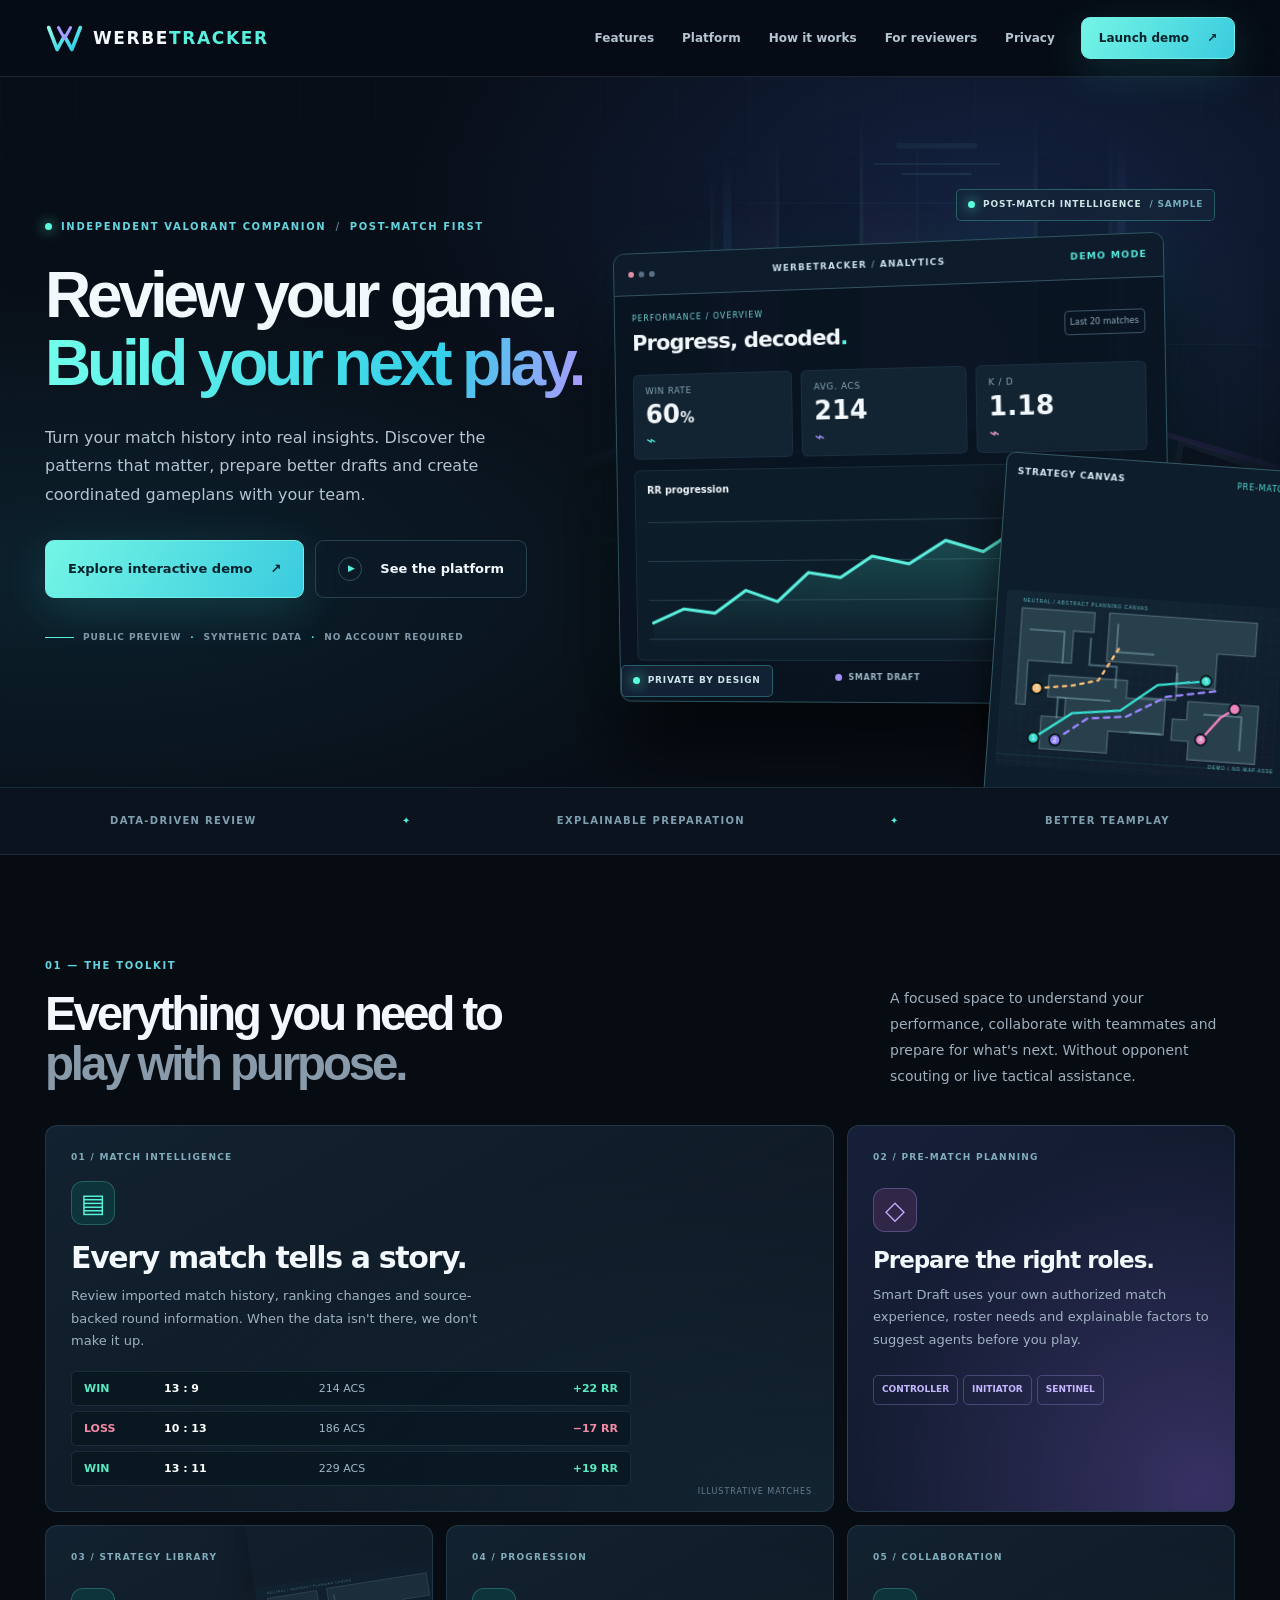
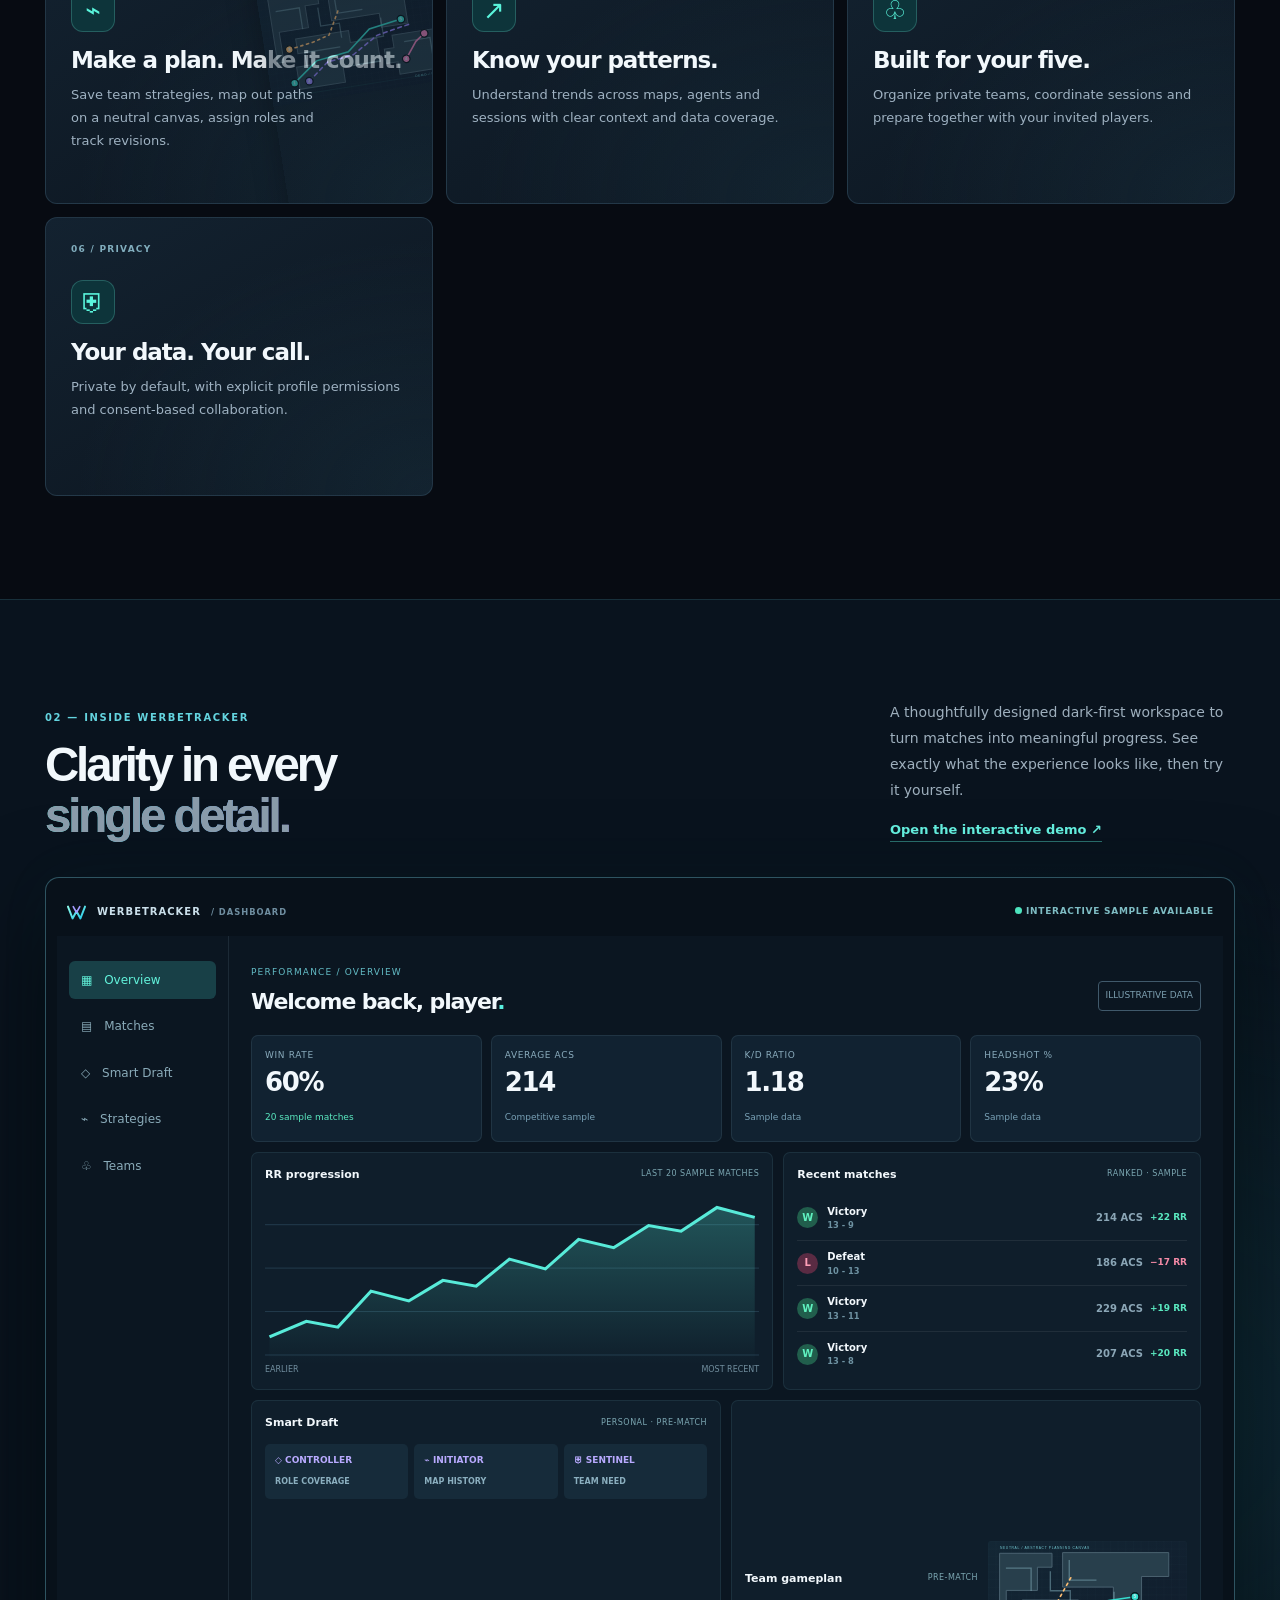
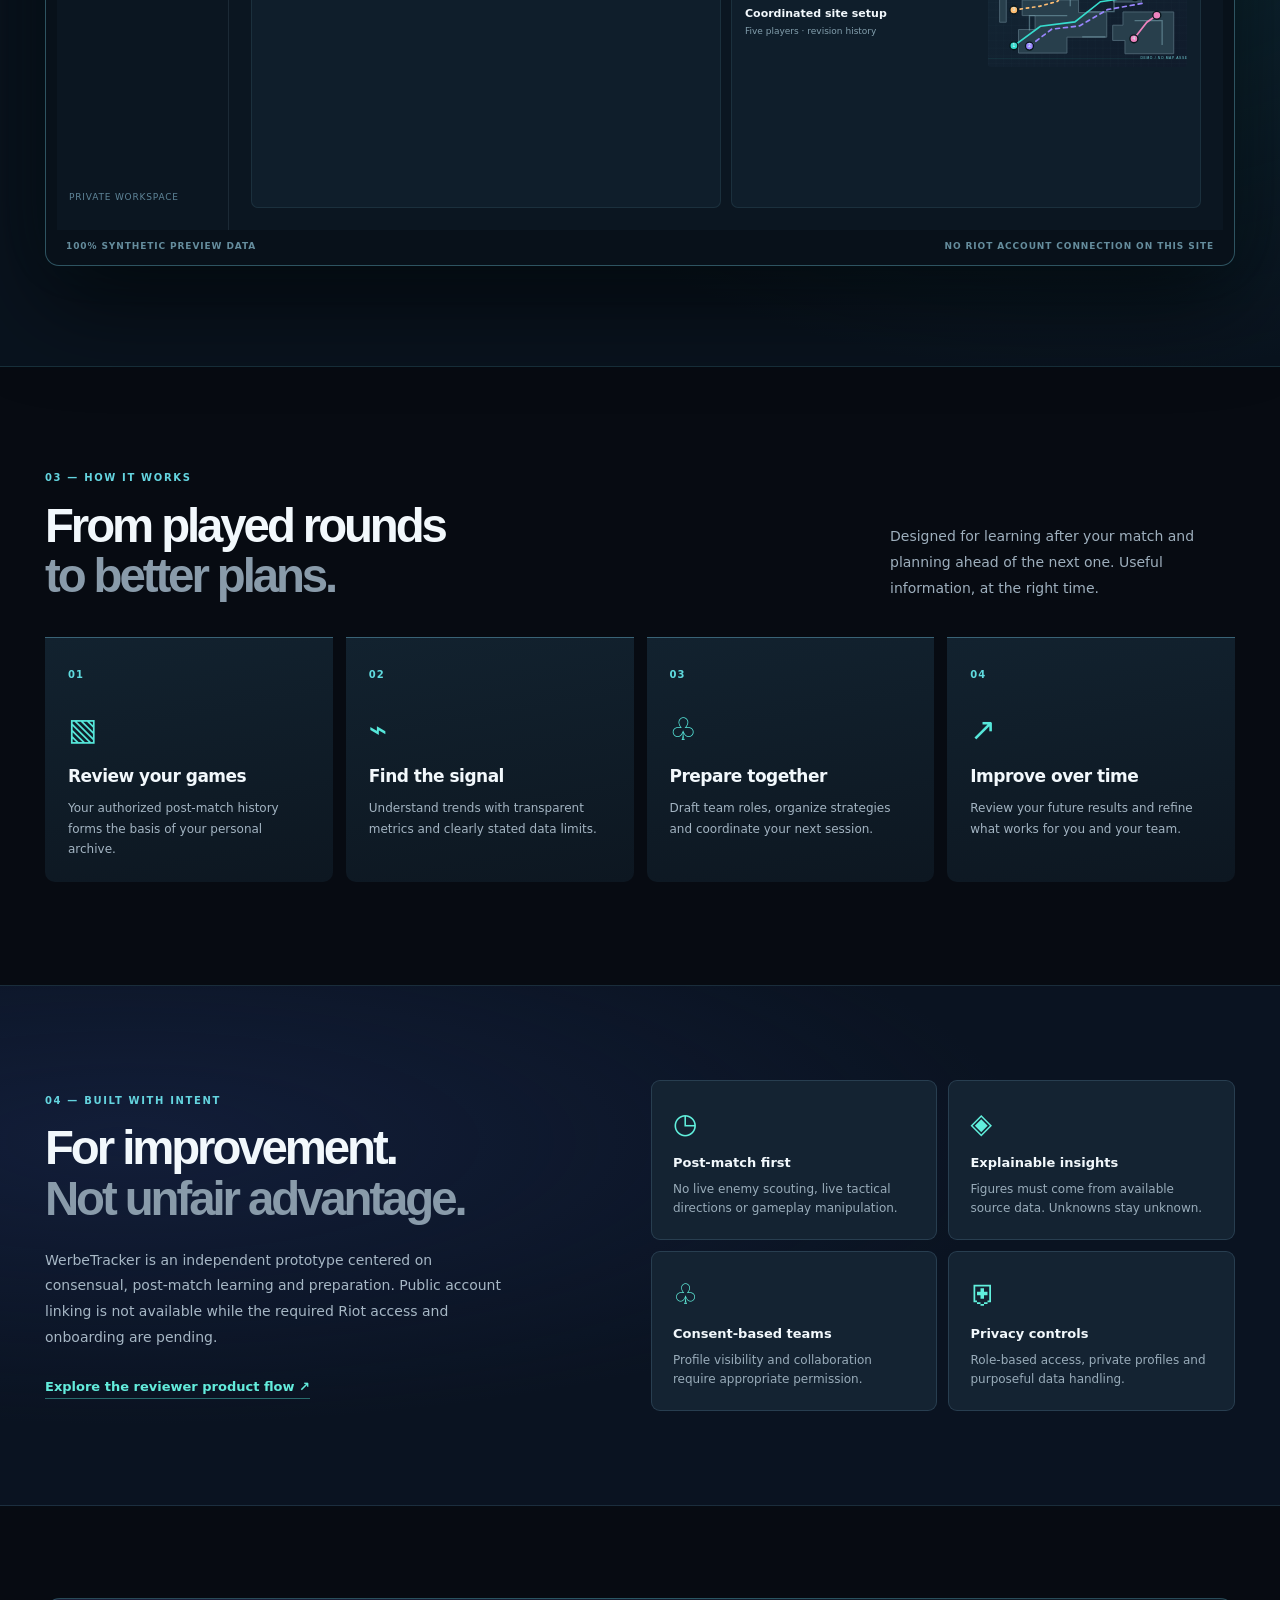
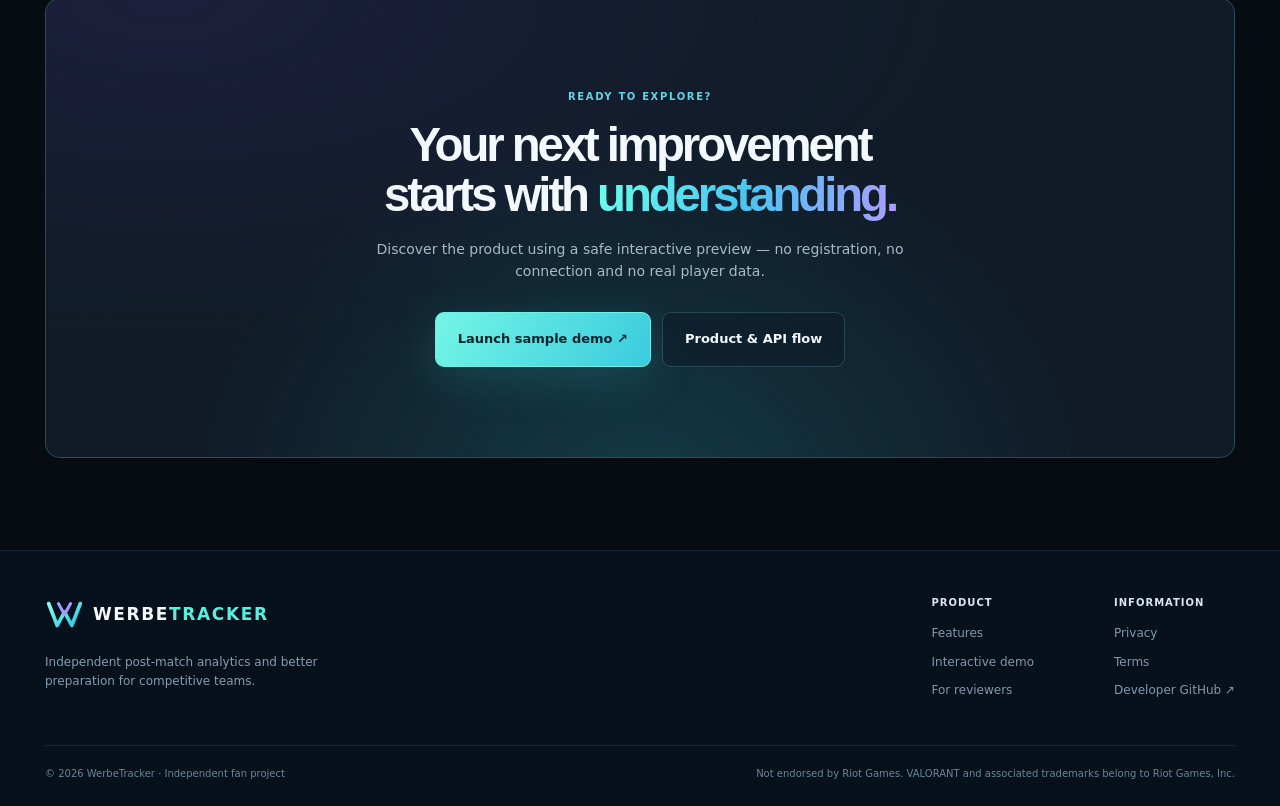
<file: index.html>
<!doctype html>
<html lang="en">
<head>
<meta charset="utf-8"><meta name="viewport" content="width=device-width,initial-scale=1">
<meta name="theme-color" content="#070b12">
<meta name="description" content="WerbeTracker — a privacy-minded VALORANT post-match analytics and team preparation platform. Explore our interactive sample demo.">
<meta property="og:type" content="website"><meta property="og:title" content="WerbeTracker | Review your game. Build your next play."><meta property="og:description" content="Review matches, understand trends and plan together. Explore a public interactive demo with synthetic data.">
<title>WerbeTracker — Review your game. Build your next play.</title>
<link rel="icon" type="image/svg+xml" href="assets/mark.svg"><link rel="stylesheet" href="home.css">
</head>
<body>
<a class="skip" href="#content">Skip to content</a>
<header class="topbar"><div class="container nav">
<a href="./" class="brand" aria-label="WerbeTracker home"><img src="assets/mark.svg" width="39" height="39" alt=""><span>WERBE<b>TRACKER</b></span></a>
<nav class="nav-links" aria-label="Main"><a href="#features">Features</a><a href="#product">Platform</a><a href="#process">How it works</a><a href="product-flow.html">For reviewers</a><a href="privacy.html">Privacy</a></nav>
<a class="btn btn-mini btn-primary nav-action" href="demo.html">Launch demo <span aria-hidden="true">↗</span></a>
<details class="mobile-nav"><summary aria-label="Open menu">☰</summary><div><a href="#features">Features</a><a href="#product">Platform</a><a href="#process">How it works</a><a href="product-flow.html">For reviewers</a><a href="privacy.html">Privacy</a><a href="demo.html">Interactive demo ↗</a></div></details>
</div></header>
<main id="content">
<section class="hero">
<div class="hero-radial"></div>
<div class="container hero-grid">
<div class="hero-copy">
<div class="eyebrow"><span class="beacon"></span> INDEPENDENT VALORANT COMPANION <span class="slash">/</span> POST-MATCH FIRST</div>
<h1>Review your game.<br><em>Build your <span>next play.</span></em></h1>
<p>Turn your match history into real insights. Discover the patterns that matter, prepare better drafts and create coordinated gameplans with your team.</p>
<div class="hero-actions"><a class="btn btn-primary" href="demo.html">Explore interactive demo <span aria-hidden="true">↗</span></a><a class="btn btn-secondary" href="#product"><span class="play">▶</span> See the platform</a></div>
<div class="hero-micro"><span class="thin-rule"></span> PUBLIC PREVIEW <span class="sp">·</span> SYNTHETIC DATA <span class="sp">·</span> NO ACCOUNT REQUIRED</div>
</div>
<div class="hero-art" aria-label="Illustration of a sample WerbeTracker performance dashboard and abstract strategy planning">
<img class="arena-art" src="assets/arena.svg" width="1100" height="680" alt="">
<div class="hero-chip chip-upper"><span class="beacon"></span> POST-MATCH INTELLIGENCE <span class="chip-dim">/ SAMPLE</span></div>
<div class="app-window">
<div class="window-bar"><span class="three-dots"><i></i><i></i><i></i></span><span>WERBETRACKER <i>/</i> ANALYTICS</span><span class="tag">DEMO MODE</span></div>
<div class="window-inner">
<div class="mini-heading"><div><small>PERFORMANCE / OVERVIEW</small><strong>Progress, decoded<span class="mint">.</span></strong></div><span class="period">Last 20 matches</span></div>
<div class="hero-metrics"><div><small>WIN RATE</small><b>60<span>%</span></b><span class="micro-spark">⌁</span></div><div><small>AVG. ACS</small><b>214</b><span class="micro-spark purple">⌁</span></div><div><small>K / D</small><b>1.18</b><span class="micro-spark pink">⌁</span></div></div>
<div class="hero-chart"><div class="chart-title"><b>RR progression</b><span>ILLUSTRATIVE TREND</span></div><svg viewBox="0 0 530 165" preserveAspectRatio="none" aria-label="Synthetic ranked rating trend chart" role="img"><defs><linearGradient id="heroarea" x1="0" y1="0" x2="0" y2="1"><stop stop-color="#49ecd6" stop-opacity=".27"/><stop offset="1" stop-color="#49ecd6" stop-opacity="0"/></linearGradient></defs><path d="M0 20H530M0 65H530M0 110H530M0 155H530" stroke="#284151" stroke-width="1"/><path d="M5 136L40 120L75 125L110 99L145 112L180 79L215 85L250 61L290 70L330 44L370 57L410 30L450 40L490 13L526 20V165H5Z" fill="url(#heroarea)"/><path d="M5 136L40 120L75 125L110 99L145 112L180 79L215 85L250 61L290 70L330 44L370 57L410 30L450 40L490 13L526 20" stroke="#5aefdd" stroke-width="3.5" stroke-linejoin="round" stroke-linecap="round" fill="none"/><circle cx="490" cy="13" r="5" fill="#8cffee"/></svg></div>
<div class="hero-foot"><span><i class="dot green"></i> ARCHIVE</span><span><i class="dot lilac"></i> SMART DRAFT</span><span><i class="dot aqua"></i> TEAM PLANS</span></div>
</div></div>
<div class="board-window"><div class="board-bar"><b>STRATEGY CANVAS</b><span>PRE-MATCH</span></div><img src="assets/strategy-board.svg" width="600" height="380" alt=""><div class="board-caption"><strong>Coordinated site setup</strong><span>5 PLANNING SLOTS</span></div></div>
<div class="hero-chip chip-lower"><span class="beacon"></span> PRIVATE BY DESIGN</div>
</div>
</div>
</section>
<div class="proof-line"><div class="container"><span>DATA-DRIVEN REVIEW</span><i>✦</i><span>EXPLAINABLE PREPARATION</span><i>✦</i><span>BETTER TEAMPLAY</span></div></div>
<section class="container section" id="features">
<div class="section-head"><div><div class="overline">01 — THE TOOLKIT</div><h2>Everything you need to<br><span>play with purpose.</span></h2></div><p>A focused space to understand your performance, collaborate with teammates and prepare for what's next. Without opponent scouting or live tactical assistance.</p></div>
<div class="features">
<article class="feature feature-wide"><div class="feature-number">01 / MATCH INTELLIGENCE</div><div class="feature-icon">▤</div><h3>Every match tells a story.</h3><p>Review imported match history, ranking changes and source-backed round information. When the data isn't there, we don't make it up.</p><div class="match-stack"><div><b class="win">WIN</b><strong>13 : 9</strong><span>214 ACS</span><b class="win">+22 RR</b></div><div><b class="lose">LOSS</b><strong>10 : 13</strong><span>186 ACS</span><b class="lose">−17 RR</b></div><div><b class="win">WIN</b><strong>13 : 11</strong><span>229 ACS</span><b class="win">+19 RR</b></div></div><span class="sample-note">ILLUSTRATIVE MATCHES</span></article>
<article class="feature violet-bg"><div class="feature-number">02 / PRE-MATCH PLANNING</div><div class="feature-icon violet">◇</div><h3>Prepare the right roles.</h3><p>Smart Draft uses your own authorized match experience, roster needs and explainable factors to suggest agents before you play.</p><div class="role-pills"><span>CONTROLLER</span><span>INITIATOR</span><span>SENTINEL</span></div></article>
<article class="feature board-feature"><div class="feature-number">03 / STRATEGY LIBRARY</div><div class="feature-icon">⌁</div><h3>Make a plan. Make it count.</h3><p>Save team strategies, map out paths on a neutral canvas, assign roles and track revisions.</p><img src="assets/strategy-board.svg" alt="Original abstract planning board, not a VALORANT map" loading="lazy" width="600" height="380"></article>
<article class="feature"><div class="feature-number">04 / PROGRESSION</div><div class="feature-icon">↗</div><h3>Know your patterns.</h3><p>Understand trends across maps, agents and sessions with clear context and data coverage.</p></article>
<article class="feature"><div class="feature-number">05 / COLLABORATION</div><div class="feature-icon">♧</div><h3>Built for your five.</h3><p>Organize private teams, coordinate sessions and prepare together with your invited players.</p></article>
<article class="feature"><div class="feature-number">06 / PRIVACY</div><div class="feature-icon">⛨</div><h3>Your data. Your call.</h3><p>Private by default, with explicit profile permissions and consent-based collaboration.</p></article>
</div>
</section>
<section class="product-band" id="product"><div class="container">
<div class="section-head"><div><div class="overline">02 — INSIDE WERBETRACKER</div><h2>Clarity in every<br><span class="gradient">single detail.</span></h2></div><div class="product-descr"><p>A thoughtfully designed dark-first workspace to turn matches into meaningful progress. See exactly what the experience looks like, then try it yourself.</p><a class="text-link" href="demo.html">Open the interactive demo ↗</a></div></div>
<div class="product-shell"><div class="shell-top"><span><img src="assets/mark.svg" width="21" height="21" alt=""> WERBETRACKER <small>/ DASHBOARD</small></span><b><i class="dot green"></i> INTERACTIVE SAMPLE AVAILABLE</b></div>
<div class="dashboard-example">
<aside><div class="active">▦ <span>Overview</span></div><div>▤ <span>Matches</span></div><div>◇ <span>Smart Draft</span></div><div>⌁ <span>Strategies</span></div><div>♧ <span>Teams</span></div><small>PRIVATE WORKSPACE</small></aside>
<div class="example-body"><div class="example-title"><div><small>PERFORMANCE / OVERVIEW</small><h3>Welcome back, player<span class="mint">.</span></h3></div><span>ILLUSTRATIVE DATA</span></div>
<div class="example-metrics"><div><small>WIN RATE</small><strong>60%</strong><em class="win">20 sample matches</em></div><div><small>AVERAGE ACS</small><strong>214</strong><em>Competitive sample</em></div><div><small>K/D RATIO</small><strong>1.18</strong><em>Sample data</em></div><div><small>HEADSHOT %</small><strong>23%</strong><em>Sample data</em></div></div>
<div class="example-main"><div class="example-panel"><div class="panel-label"><strong>RR progression</strong><span>LAST 20 SAMPLE MATCHES</span></div><svg viewBox="0 0 550 205" preserveAspectRatio="none" aria-label="Example ranked rating trend"><defs><linearGradient id="dasharea" x1="0" y1="0" x2="0" y2="1"><stop stop-color="#54e9d6" stop-opacity=".27"/><stop offset="1" stop-color="#54e9d6" stop-opacity="0"/></linearGradient></defs><path d="M0 35H550M0 88H550M0 141H550M0 194H550" stroke="#264052"/><path d="M5 172L46 153L81 160L118 116L160 128L198 103L235 110L272 77L312 89L349 53L388 63L427 36L463 43L503 14L545 26V205H5Z" fill="url(#dasharea)"/><path d="M5 172L46 153L81 160L118 116L160 128L198 103L235 110L272 77L312 89L349 53L388 63L427 36L463 43L503 14L545 26" stroke="#58ebd9" stroke-width="3.6" fill="none"/></svg><div class="axis"><span>EARLIER</span><span>MOST RECENT</span></div></div>
<div class="example-panel"><div class="panel-label"><strong>Recent matches</strong><span>RANKED · SAMPLE</span></div><div class="recent"><b class="win-bubble">W</b><span>Victory <small>13 - 9</small></span><strong>214 ACS</strong><em class="win">+22 RR</em></div><div class="recent"><b class="lose-bubble">L</b><span>Defeat <small>10 - 13</small></span><strong>186 ACS</strong><em class="lose">−17 RR</em></div><div class="recent"><b class="win-bubble">W</b><span>Victory <small>13 - 11</small></span><strong>229 ACS</strong><em class="win">+19 RR</em></div><div class="recent"><b class="win-bubble">W</b><span>Victory <small>13 - 8</small></span><strong>207 ACS</strong><em class="win">+20 RR</em></div></div></div>
<div class="example-bottom"><div class="example-panel"><div class="panel-label"><strong>Smart Draft</strong><span>PERSONAL · PRE-MATCH</span></div><div class="draft-pills"><span>◇ CONTROLLER <small>ROLE COVERAGE</small></span><span>⌁ INITIATOR <small>MAP HISTORY</small></span><span>⛨ SENTINEL <small>TEAM NEED</small></span></div></div><div class="example-panel plan-preview"><div><div class="panel-label"><strong>Team gameplan</strong><span>PRE-MATCH</span></div><b>Coordinated site setup</b><small>Five players · revision history</small></div><img src="assets/strategy-board.svg" alt="" loading="lazy" width="600" height="380"></div></div></div>
</div><div class="shell-bottom"><span>100% SYNTHETIC PREVIEW DATA</span><span>NO RIOT ACCOUNT CONNECTION ON THIS SITE</span></div></div></div>
</section>
<section class="container section" id="process"><div class="section-head"><div><div class="overline">03 — HOW IT WORKS</div><h2>From played rounds<br><span>to better plans.</span></h2></div><p>Designed for learning after your match and planning ahead of the next one. Useful information, at the right time.</p></div><div class="steps"><div><small>01</small><span>▧</span><h3>Review your games</h3><p>Your authorized post-match history forms the basis of your personal archive.</p></div><div><small>02</small><span>⌁</span><h3>Find the signal</h3><p>Understand trends with transparent metrics and clearly stated data limits.</p></div><div><small>03</small><span>♧</span><h3>Prepare together</h3><p>Draft team roles, organize strategies and coordinate your next session.</p></div><div><small>04</small><span>↗</span><h3>Improve over time</h3><p>Review your future results and refine what works for you and your team.</p></div></div></section>
<section class="privacy-band"><div class="container privacy-grid"><div><div class="overline">04 — BUILT WITH INTENT</div><h2>For improvement.<br><span>Not unfair advantage.</span></h2><p>WerbeTracker is an independent prototype centered on consensual, post-match learning and preparation. Public account linking is not available while the required Riot access and onboarding are pending.</p><a class="text-link" href="product-flow.html">Explore the reviewer product flow ↗</a></div><div class="principles"><div><span>◷</span><h3>Post-match first</h3><p>No live enemy scouting, live tactical directions or gameplay manipulation.</p></div><div><span>◈</span><h3>Explainable insights</h3><p>Figures must come from available source data. Unknowns stay unknown.</p></div><div><span>♧</span><h3>Consent-based teams</h3><p>Profile visibility and collaboration require appropriate permission.</p></div><div><span>⛨</span><h3>Privacy controls</h3><p>Role-based access, private profiles and purposeful data handling.</p></div></div></div></section>
<section class="container outro"><div><div class="overline">READY TO EXPLORE?</div><h2>Your next improvement<br>starts with <em>understanding.</em></h2><p>Discover the product using a safe interactive preview — no registration, no connection and no real player data.</p><div class="hero-actions"><a class="btn btn-primary" href="demo.html">Launch sample demo ↗</a><a class="btn btn-secondary" href="product-flow.html">Product & API flow</a></div></div></section>
</main>
<footer class="footer"><div class="container"><div class="footer-top"><div><a href="./" class="brand"><img src="assets/mark.svg" width="39" height="39" alt=""><span>WERBE<b>TRACKER</b></span></a><p>Independent post-match analytics and better preparation for competitive teams.</p></div><div class="footer-col"><b>PRODUCT</b><a href="#features">Features</a><a href="demo.html">Interactive demo</a><a href="product-flow.html">For reviewers</a></div><div class="footer-col"><b>INFORMATION</b><a href="privacy.html">Privacy</a><a href="terms.html">Terms</a><a href="https://github.com/WerbeName" rel="noopener noreferrer">Developer GitHub ↗</a></div></div><div class="footer-end"><span>© 2026 WerbeTracker · Independent fan project</span><span>Not endorsed by Riot Games. VALORANT and associated trademarks belong to Riot Games, Inc.</span></div></div></footer>
</body></html>
</file>
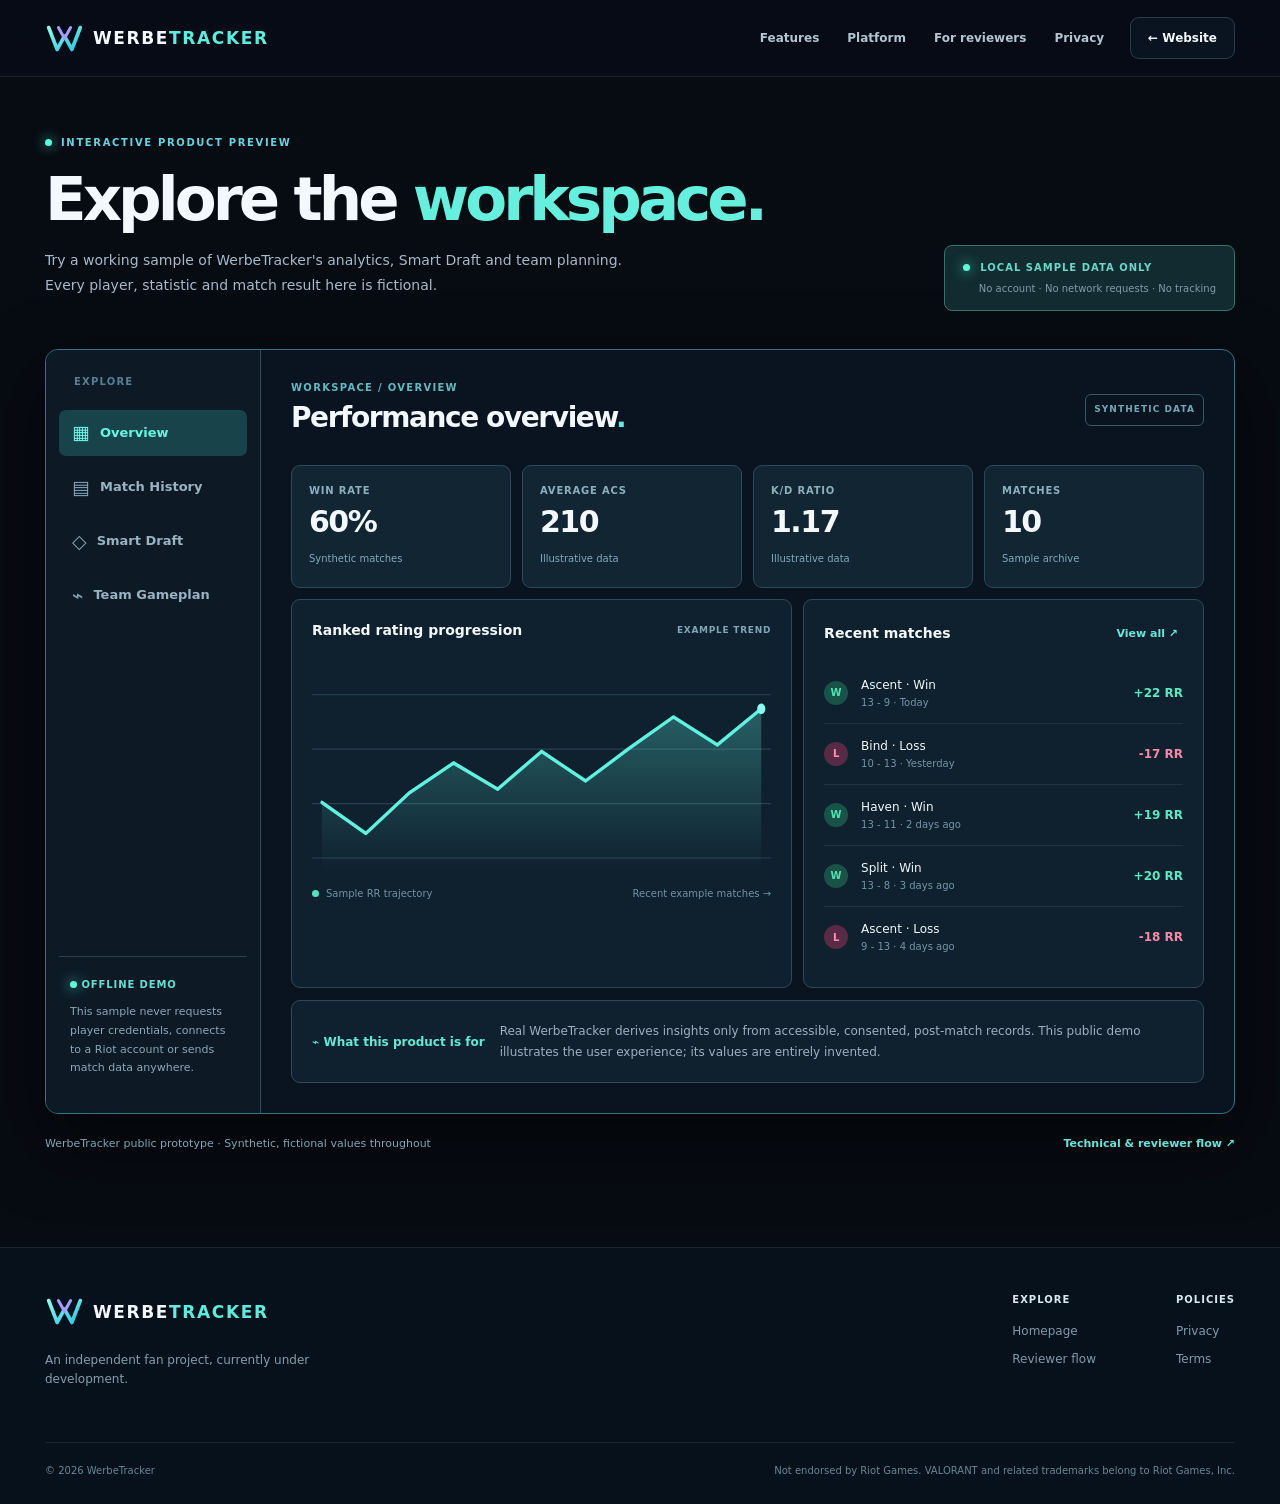
<file: demo.html>
<!doctype html><html lang="en"><head><meta charset="utf-8"><meta name="viewport" content="width=device-width,initial-scale=1"><meta name="theme-color" content="#070b12"><meta name="description" content="Explore WerbeTracker with interactive, completely synthetic VALORANT post-match data. No login or Riot API connection required."><title>Interactive Sample Demo — WerbeTracker</title><link rel="icon" href="assets/mark.svg" type="image/svg+xml"><link rel="stylesheet" href="home.css"><link rel="stylesheet" href="demo.css"><script src="demo.js" defer></script></head><body>
<a class="skip" href="#demo-main">Skip to the demo</a><header class="topbar"><div class="container nav"><a href="./" class="brand"><img src="assets/mark.svg" alt="" width="39" height="39"><span>WERBE<b>TRACKER</b></span></a><nav class="nav-links" aria-label="Main"><a href="./#features">Features</a><a href="./#product">Platform</a><a href="product-flow.html">For reviewers</a><a href="privacy.html">Privacy</a></nav><a href="./" class="btn btn-mini btn-secondary nav-action">← Website</a><details class="mobile-nav"><summary aria-label="Open navigation">☰</summary><div><a href="./">Home</a><a href="product-flow.html">For reviewers</a><a href="privacy.html">Privacy</a></div></details></div></header>
<main id="demo-main" class="container demo-page"><div class="demo-heading"><div><div class="overline"><span class="beacon"></span> INTERACTIVE PRODUCT PREVIEW</div><h1>Explore the <em>workspace.</em></h1><p>Try a working sample of WerbeTracker's analytics, Smart Draft and team planning. Every player, statistic and match result here is fictional.</p></div><div class="demo-status"><span class="beacon"></span> LOCAL SAMPLE DATA ONLY <small>No account · No network requests · No tracking</small></div></div>
<div class="demo-shell"><aside class="demo-sidebar"><div class="demo-side-caption">EXPLORE</div><button type="button" class="tab-button active" data-tab="overview" aria-current="page"><span>▦</span> Overview</button><button type="button" class="tab-button" data-tab="matches"><span>▤</span> Match History</button><button type="button" class="tab-button" data-tab="draft"><span>◇</span> Smart Draft</button><button type="button" class="tab-button" data-tab="strategy"><span>⌁</span> Team Gameplan</button><div class="demo-aside-note"><span class="beacon"></span> OFFLINE DEMO<p>This sample never requests player credentials, connects to a Riot account or sends match data anywhere.</p></div></aside>
<div class="demo-view">
<section class="demo-pane visible" id="pane-overview" aria-label="Overview"><div class="pane-head"><div><small>WORKSPACE / OVERVIEW</small><h2>Performance overview<span class="mint">.</span></h2></div><span class="demo-tag">SYNTHETIC DATA</span></div><div class="metric-row" id="overview-metrics"></div><div class="overview-grid"><div class="demo-card"><div class="card-head"><b>Ranked rating progression</b><span>EXAMPLE TREND</span></div><div id="demo-chart" class="interactive-chart"></div><div class="chart-legend"><span><i class="dot green"></i> Sample RR trajectory</span><span>Recent example matches →</span></div></div><div class="demo-card"><div class="card-head"><b>Recent matches</b><button type="button" class="text-button" data-go="matches">View all ↗</button></div><div id="overview-recent"></div></div></div><div class="demo-card demo-tip"><b>⌁  What this product is for</b><span>Real WerbeTracker derives insights only from accessible, consented, post-match records. This public demo illustrates the user experience; its values are entirely invented.</span></div></section>
<section class="demo-pane" id="pane-matches" aria-label="Match History" hidden><div class="pane-head"><div><small>YOUR ARCHIVE / SAMPLE</small><h2>Match history<span class="mint">.</span></h2></div><span class="demo-tag">POST-MATCH ONLY</span></div><div class="filter-bar"><label>Map <select id="map-filter"><option value="all">All maps</option><option value="Ascent">Ascent</option><option value="Haven">Haven</option><option value="Bind">Bind</option><option value="Split">Split</option></select></label><label>Result <select id="result-filter"><option value="all">All results</option><option value="Win">Victories</option><option value="Loss">Defeats</option></select></label><button type="button" class="subtle-button" id="clear-filters">Reset filters</button></div><div class="demo-card match-list-card"><div class="card-head"><b>Imported example matches</b><span id="match-count">—</span></div><div id="match-list" class="match-list"></div></div><div class="demo-card match-detail" id="match-detail"><div class="card-head"><b>Round detail</b><span>SELECT A MATCH ABOVE</span></div><p>Choose a sample match to explore its post-match breakdown.</p></div></section>
<section class="demo-pane" id="pane-draft" aria-label="Smart Draft" hidden><div class="pane-head"><div><small>TEAM PREPARATION / EXAMPLE</small><h2>Smart Draft<span class="mint">.</span></h2></div><span class="demo-tag">PRE-MATCH PLANNING</span></div><div class="draft-head"><div><h3>Find a fit for your team</h3><p>Change your preferred role and map to see how explainable recommendations can be displayed. Sample confidence values are fictional, not real VALORANT meta rankings.</p></div><div class="draft-controls"><label>Planning map <select id="draft-map"><option>Ascent</option><option>Haven</option><option>Bind</option><option>Split</option></select></label><label>Preferred role <select id="draft-role"><option value="All">Any role</option><option>Controller</option><option>Initiator</option><option>Sentinel</option><option>Duelist</option></select></label></div></div><div id="draft-cards" class="draft-cards"></div><div class="demo-card draft-note"><b>How would the real feature work?</b><p>Authenticated players can get agent options based on their own archived performance and explicitly chosen team roles. No live enemy lineup, real-time opponent scouting or automatic agent locking is used.</p></div></section>
<section class="demo-pane" id="pane-strategy" aria-label="Team Gameplan" hidden><div class="pane-head"><div><small>TEAMS / PLANNING LIBRARY</small><h2>Build your next play<span class="mint">.</span></h2></div><span class="demo-tag">ORIGINAL NEUTRAL CANVAS</span></div><div class="strategy-head"><div><h3>Team preparation board</h3><p>A visual planning sample with neutral geometry — no Riot map assets or game footage.</p></div><label>Sample plan <select id="plan-select"><option value="site">Coordinated site setup</option><option value="mid">Mid control and regroup</option><option value="defense">Defensive anchor rotation</option></select></label></div><div class="strategy-layout"><div class="demo-card strategy-image"><img src="assets/strategy-board.svg" alt="Abstract planning diagram with five positions, color-coded paths and a neutral map-like layout" width="600" height="380"><div class="strategy-key"><span><i class="dot green"></i> Entry path</span><span><i class="dot lilac"></i> Support path</span><span><i class="dot aqua"></i> Team positions</span></div></div><div class="demo-card strategy-explain"><div class="card-head"><b>Plan details</b><span>LOCAL PREVIEW</span></div><h3 id="plan-title">Coordinated site setup</h3><p id="plan-description"></p><div id="plan-phases" class="plan-phases"></div><div class="demo-note-box">Strategy planning is intended for advance preparation and post-match review, not contextual live game instructions.</div></div></div></section>
</div></div>
<div class="demo-footnote"><span>WerbeTracker public prototype · Synthetic, fictional values throughout</span><a href="product-flow.html">Technical & reviewer flow ↗</a></div></main><footer class="footer"><div class="container"><div class="footer-top"><div><a href="./" class="brand"><img src="assets/mark.svg" alt="" width="39" height="39"><span>WERBE<b>TRACKER</b></span></a><p>An independent fan project, currently under development.</p></div><div class="footer-col"><b>EXPLORE</b><a href="./">Homepage</a><a href="product-flow.html">Reviewer flow</a></div><div class="footer-col"><b>POLICIES</b><a href="privacy.html">Privacy</a><a href="terms.html">Terms</a></div></div><div class="footer-end"><span>© 2026 WerbeTracker</span><span>Not endorsed by Riot Games. VALORANT and related trademarks belong to Riot Games, Inc.</span></div></div></footer></body></html>
</file>
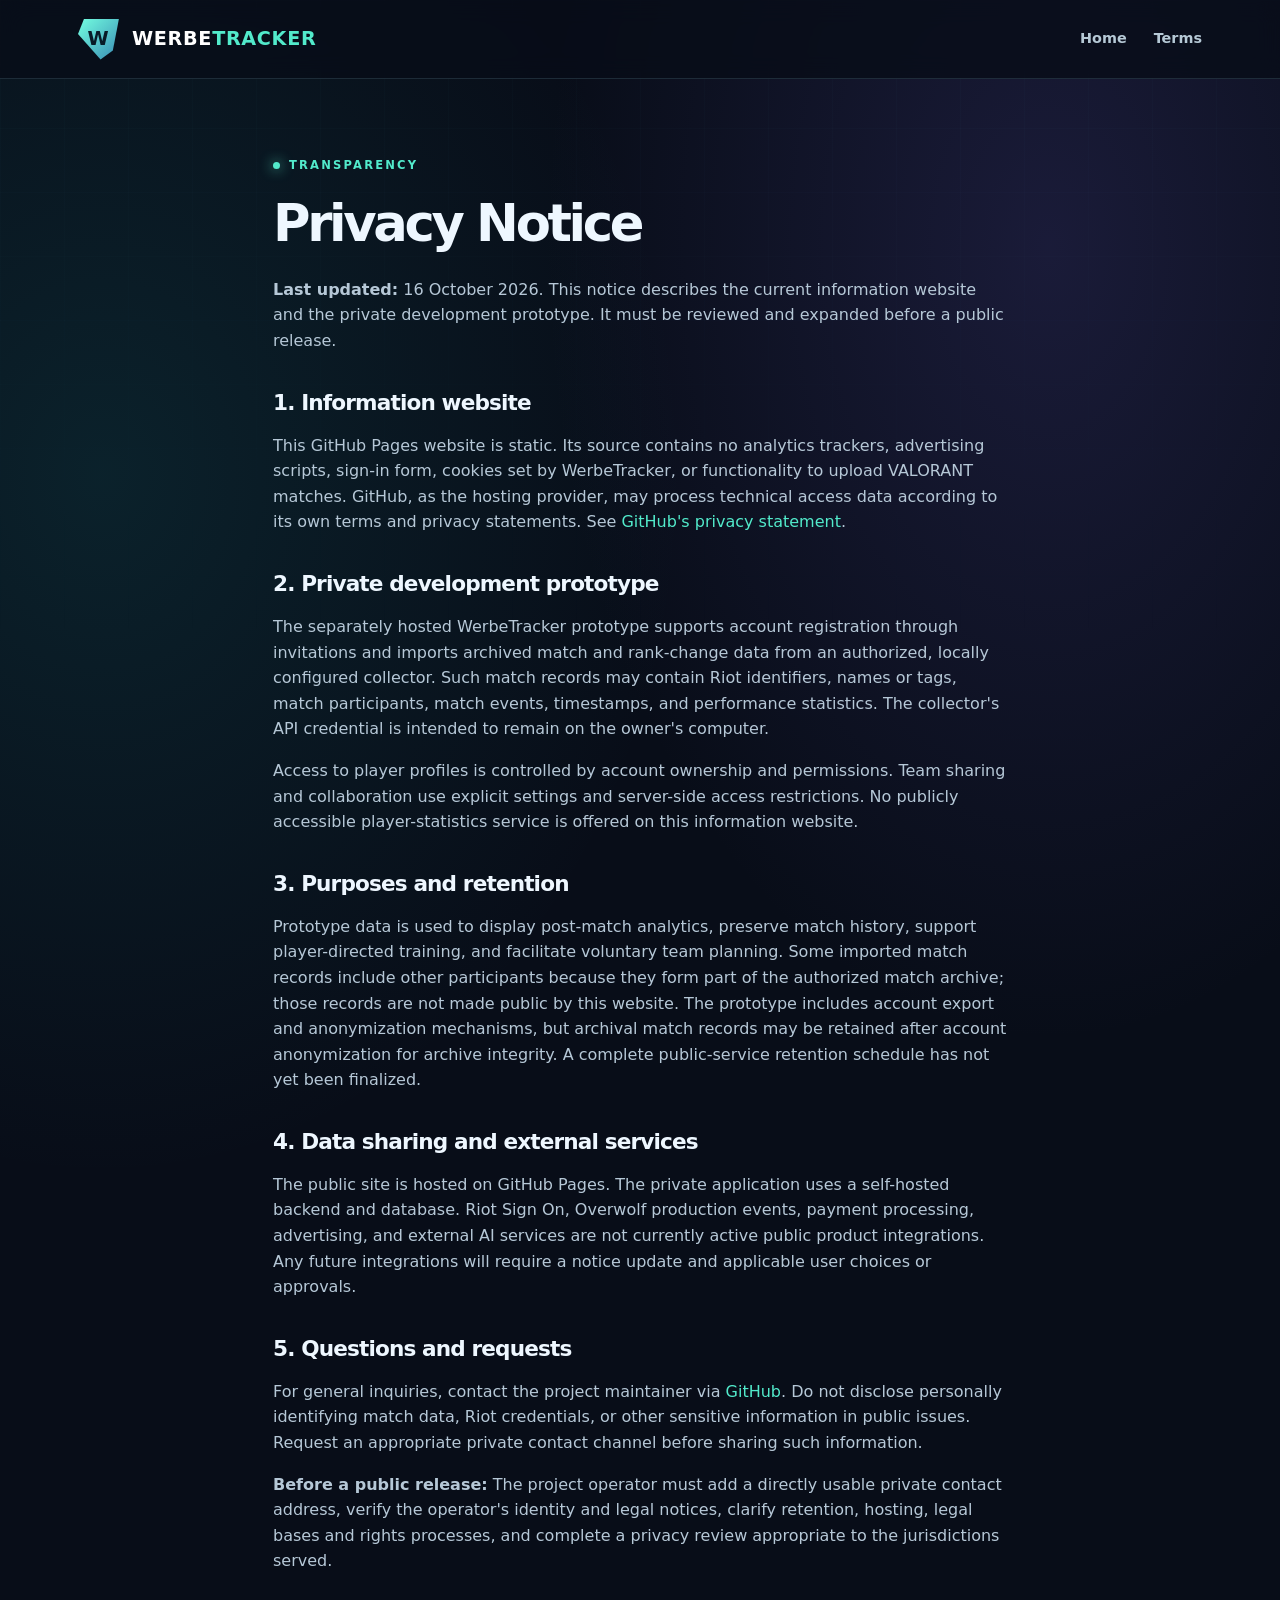
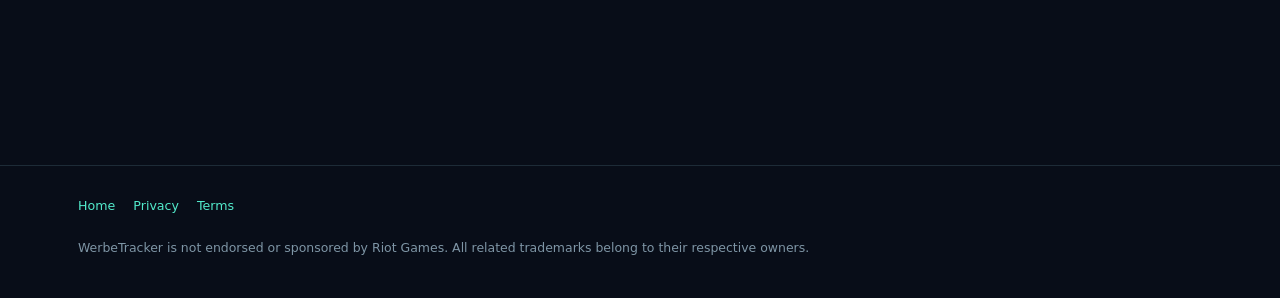
<file: privacy.html>
<!DOCTYPE html><html lang="en"><head><meta charset="utf-8"><meta name="viewport" content="width=device-width,initial-scale=1"><title>Privacy Notice | WerbeTracker</title><meta name="description" content="Privacy information for the WerbeTracker public information site and local prototype."><link rel="stylesheet" href="styles.css"></head><body>
<header class="topbar"><div class="container nav"><a class="brand" href="./"><span class="mark">W</span><span>WERBE<strong>TRACKER</strong></span></a><nav class="navlinks"><a href="./">Home</a><a href="terms.html">Terms</a></nav></div></header>
<main class="container legal"><span class="eyebrow">Transparency</span><h1>Privacy Notice</h1><p><strong>Last updated:</strong> 16 October 2026. This notice describes the current information website and the private development prototype. It must be reviewed and expanded before a public release.</p>
<h2>1. Information website</h2><p>This GitHub Pages website is static. Its source contains no analytics trackers, advertising scripts, sign-in form, cookies set by WerbeTracker, or functionality to upload VALORANT matches. GitHub, as the hosting provider, may process technical access data according to its own terms and privacy statements. See <a href="https://docs.github.com/en/site-policy/privacy-policies/github-general-privacy-statement">GitHub's privacy statement</a>.</p>
<h2>2. Private development prototype</h2><p>The separately hosted WerbeTracker prototype supports account registration through invitations and imports archived match and rank-change data from an authorized, locally configured collector. Such match records may contain Riot identifiers, names or tags, match participants, match events, timestamps, and performance statistics. The collector's API credential is intended to remain on the owner's computer.</p><p>Access to player profiles is controlled by account ownership and permissions. Team sharing and collaboration use explicit settings and server-side access restrictions. No publicly accessible player-statistics service is offered on this information website.</p>
<h2>3. Purposes and retention</h2><p>Prototype data is used to display post-match analytics, preserve match history, support player-directed training, and facilitate voluntary team planning. Some imported match records include other participants because they form part of the authorized match archive; those records are not made public by this website. The prototype includes account export and anonymization mechanisms, but archival match records may be retained after account anonymization for archive integrity. A complete public-service retention schedule has not yet been finalized.</p>
<h2>4. Data sharing and external services</h2><p>The public site is hosted on GitHub Pages. The private application uses a self-hosted backend and database. Riot Sign On, Overwolf production events, payment processing, advertising, and external AI services are not currently active public product integrations. Any future integrations will require a notice update and applicable user choices or approvals.</p>
<h2>5. Questions and requests</h2><p>For general inquiries, contact the project maintainer via <a href="https://github.com/WerbeName">GitHub</a>. Do not disclose personally identifying match data, Riot credentials, or other sensitive information in public issues. Request an appropriate private contact channel before sharing such information.</p><p><strong>Before a public release:</strong> The project operator must add a directly usable private contact address, verify the operator's identity and legal notices, clarify retention, hosting, legal bases and rights processes, and complete a privacy review appropriate to the jurisdictions served.</p>
</main><footer class="footer"><div class="container"><div class="footlinks"><a href="./">Home</a><a href="privacy.html">Privacy</a><a href="terms.html">Terms</a></div><p class="disclaimer">WerbeTracker is not endorsed or sponsored by Riot Games. All related trademarks belong to their respective owners.</p></div></footer></body></html>
</file>
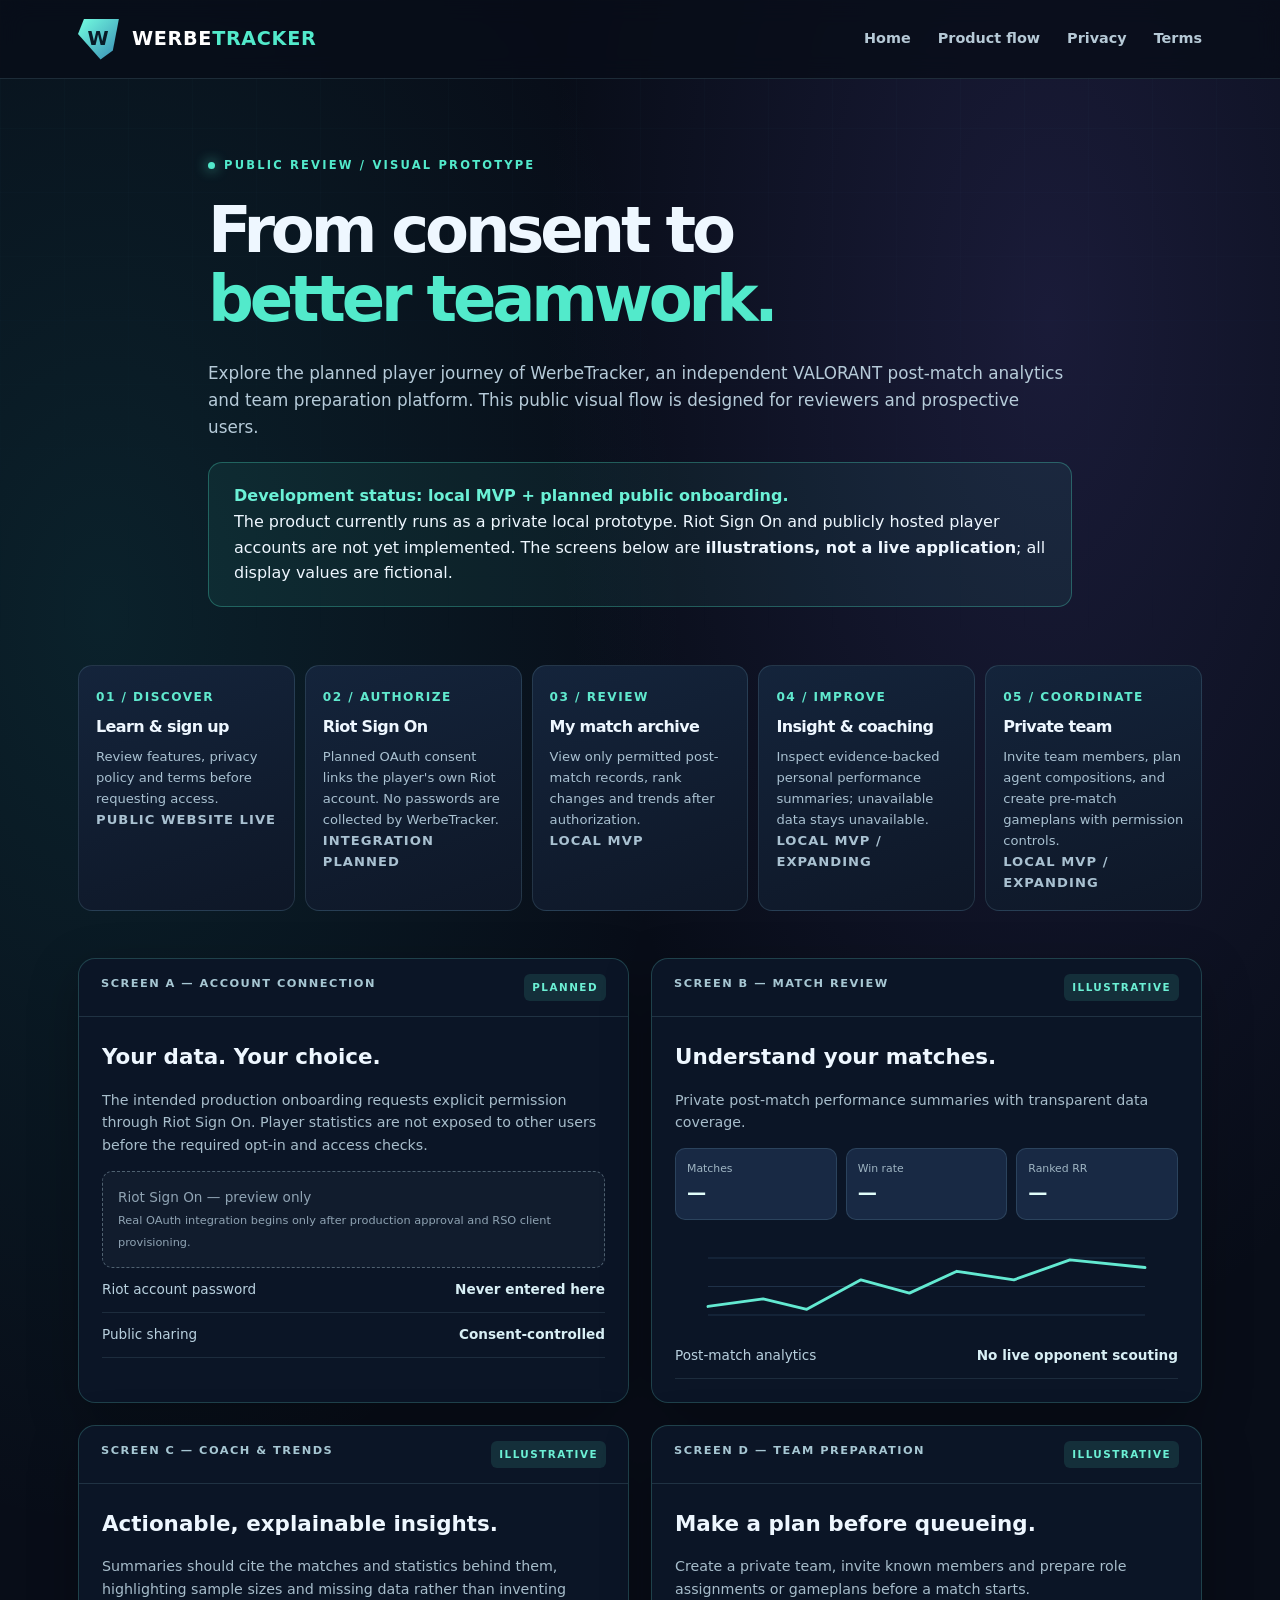
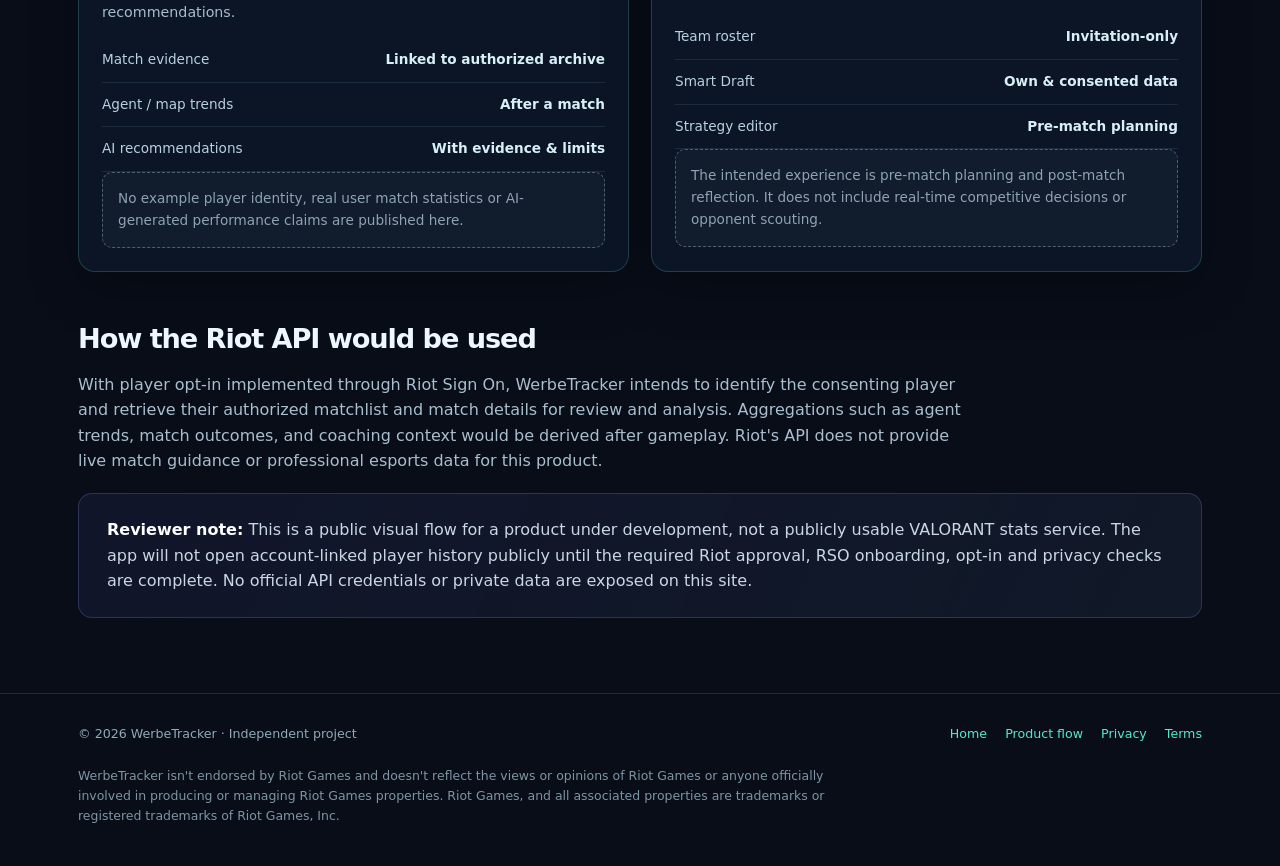
<file: product-flow.html>
<!DOCTYPE html>
<html lang="en">
<head>
<meta charset="utf-8"><meta name="viewport" content="width=device-width,initial-scale=1">
<meta name="description" content="Public visual product flow showing how WerbeTracker intends to use opt-in Riot authentication for post-match VALORANT analytics and team planning.">
<title>Product Flow / Public Prototype — WerbeTracker</title>
<link rel="stylesheet" href="styles.css">
<style>
.flow-hero{max-width:920px;padding-top:72px;padding-bottom:20px}
.flow-hero h1{font-size:clamp(2.8rem,5vw,4.4rem)}
.flow-hero p{font-size:1.05rem;color:#b6cbd9}
.status-panel{border:1px solid rgba(82,234,203,.3);background:rgba(82,234,203,.065);border-radius:14px;padding:20px 25px;margin-top:22px}
.status-panel strong{color:#6bf1d6}
.journey{display:grid;grid-template-columns:repeat(5,minmax(0,1fr));gap:10px;padding-top:38px}
.stage{border:1px solid rgba(157,212,230,.15);border-radius:14px;background:linear-gradient(160deg,#14243b,#0e1727);padding:17px;min-width:0}
.stage .number{color:#60e9ce;font-size:.76rem;letter-spacing:.12em;font-weight:800}
.stage h2{font-size:1rem;margin:9px 0}
.stage p{font-size:.82rem;color:#a9c1d1;margin:0}
.screen-layout{display:grid;grid-template-columns:repeat(2,minmax(0,1fr));gap:22px;padding-top:47px}
.screen{border-radius:17px;overflow:hidden;border:1px solid rgba(110,237,222,.2);background:#0b1526;box-shadow:0 16px 50px #0004}
.screen-top{padding:15px 22px;border-bottom:1px solid rgba(157,212,230,.15);font-size:.71rem;letter-spacing:.13em;color:#a7c7d3;font-weight:800;display:flex;justify-content:space-between;gap:14px}
.screen-inner{padding:23px;min-height:280px}
.screen-inner h3{font-size:1.34rem;margin:0 0 10px}
.screen-inner p{color:#a7bdcb;font-size:.89rem;line-height:1.6}
.preview-button{display:inline-block;margin-top:12px;padding:10px 19px;background:#63ebd5;color:#091f29;border-radius:8px;font-size:.83rem;font-weight:800}
.pill{font-size:.65rem;font-weight:800;padding:5px 8px;background:rgba(82,234,203,.12);color:#6cf0d5;border-radius:6px}
.disabled{color:#8fa3b3;border:1px dashed rgba(173,203,216,.4);background:rgba(185,201,212,.04);border-radius:10px;padding:15px;font-size:.85rem;line-height:1.6}
.mock-row{display:flex;gap:11px;align-items:center;justify-content:space-between;padding:11px 0;border-bottom:1px solid rgba(157,212,230,.12);font-size:.85rem;color:#b9d1df}
.mock-row strong{color:#d8eff5}
.mock-metrics{display:grid;grid-template-columns:repeat(3,minmax(0,1fr));gap:9px;margin:13px 0}
.mock-metric{background:#182944;padding:11px;border:1px solid rgba(157,212,230,.15);border-radius:10px}
.mock-metric span{display:block;color:#9fb5c3;font-size:.68rem}
.mock-metric strong{display:block;font-size:1.2rem;color:#e1fdf9}
.visual-chart{width:100%;height:95px;display:block;margin-top:19px}
.stage-status{font-size:.72rem;font-weight:800;text-transform:uppercase;letter-spacing:.08em;color:#62e8cb;margin:5px 0 0}
.stage-status.future{color:#eac488}
.usage{margin-top:50px}
.usage h2{font-size:1.7rem}
.usage p{color:#a9bece;max-width:900px}
.usage .notice{margin-top:19px}
@media(max-width:1040px){.journey{grid-template-columns:repeat(3,minmax(0,1fr))}}
@media(max-width:690px){.journey,.screen-layout{grid-template-columns:1fr}.flow-hero{padding-top:45px}.screen-inner{min-height:unset}}
</style>
</head>
<body>
<header class="topbar"><div class="container nav"><a class="brand" href="./"><span class="mark">W</span><span>WERBE<strong>TRACKER</strong></span></a><nav class="navlinks" aria-label="Main"><a href="./">Home</a><a href="product-flow.html" aria-current="page">Product flow</a><a href="privacy.html">Privacy</a><a href="terms.html">Terms</a></nav></div></header>
<main>
<section class="container flow-hero">
<span class="eyebrow">Public review / Visual prototype</span>
<h1>From consent to <em>better teamwork.</em></h1>
<p>Explore the planned player journey of WerbeTracker, an independent VALORANT post-match analytics and team preparation platform. This public visual flow is designed for reviewers and prospective users.</p>
<div class="status-panel"><strong>Development status: local MVP + planned public onboarding.</strong><br>
The product currently runs as a private local prototype. Riot Sign On and publicly hosted player accounts are not yet implemented. The screens below are <b>illustrations, not a live application</b>; all display values are fictional.</div>
</section>
<section class="container">
<div class="journey" aria-label="Intended user journey">
<article class="stage"><span class="number">01 / DISCOVER</span><h2>Learn & sign up</h2><p>Review features, privacy policy and terms before requesting access.</p><p class="stage-status">Public website live</p></article>
<article class="stage"><span class="number">02 / AUTHORIZE</span><h2>Riot Sign On</h2><p>Planned OAuth consent links the player's own Riot account. No passwords are collected by WerbeTracker.</p><p class="stage-status">Integration planned</p></article>
<article class="stage"><span class="number">03 / REVIEW</span><h2>My match archive</h2><p>View only permitted post-match records, rank changes and trends after authorization.</p><p class="stage-status">Local MVP</p></article>
<article class="stage"><span class="number">04 / IMPROVE</span><h2>Insight & coaching</h2><p>Inspect evidence-backed personal performance summaries; unavailable data stays unavailable.</p><p class="stage-status">Local MVP / expanding</p></article>
<article class="stage"><span class="number">05 / COORDINATE</span><h2>Private team</h2><p>Invite team members, plan agent compositions, and create pre-match gameplans with permission controls.</p><p class="stage-status">Local MVP / expanding</p></article>
</div>
</section>
<section class="container screen-layout" aria-label="Illustrative product screens">
<article class="screen"><div class="screen-top"><span>SCREEN A — ACCOUNT CONNECTION</span><span class="pill">PLANNED</span></div><div class="screen-inner"><h3>Your data. Your choice.</h3><p>The intended production onboarding requests explicit permission through Riot Sign On. Player statistics are not exposed to other users before the required opt-in and access checks.</p><div class="disabled">Riot Sign On — preview only<br><small>Real OAuth integration begins only after production approval and RSO client provisioning.</small></div><div class="mock-row"><span>Riot account password</span><strong>Never entered here</strong></div><div class="mock-row"><span>Public sharing</span><strong>Consent-controlled</strong></div></div></article>
<article class="screen"><div class="screen-top"><span>SCREEN B — MATCH REVIEW</span><span class="pill">ILLUSTRATIVE</span></div><div class="screen-inner"><h3>Understand your matches.</h3><p>Private post-match performance summaries with transparent data coverage.</p><div class="mock-metrics"><div class="mock-metric"><span>Matches</span><strong>—</strong></div><div class="mock-metric"><span>Win rate</span><strong>—</strong></div><div class="mock-metric"><span>Ranked RR</span><strong>—</strong></div></div><svg class="visual-chart" viewBox="0 0 460 100" role="img" aria-label="Illustrative unlabeled trend shape, not real player data"><g stroke="#36506e" stroke-opacity=".5"><path d="M0 20H460M0 50H460M0 80H460"/></g><path d="M0 71L58 63L104 74L161 43L212 57L262 34L322 43L381 22L460 30" fill="none" stroke="#63e9d1" stroke-width="3" stroke-linecap="round" stroke-linejoin="round"/></svg><div class="mock-row"><span>Post-match analytics</span><strong>No live opponent scouting</strong></div></div></article>
<article class="screen"><div class="screen-top"><span>SCREEN C — COACH & TRENDS</span><span class="pill">ILLUSTRATIVE</span></div><div class="screen-inner"><h3>Actionable, explainable insights.</h3><p>Summaries should cite the matches and statistics behind them, highlighting sample sizes and missing data rather than inventing recommendations.</p><div class="mock-row"><span>Match evidence</span><strong>Linked to authorized archive</strong></div><div class="mock-row"><span>Agent / map trends</span><strong>After a match</strong></div><div class="mock-row"><span>AI recommendations</span><strong>With evidence & limits</strong></div><div class="disabled">No example player identity, real user match statistics or AI-generated performance claims are published here.</div></div></article>
<article class="screen"><div class="screen-top"><span>SCREEN D — TEAM PREPARATION</span><span class="pill">ILLUSTRATIVE</span></div><div class="screen-inner"><h3>Make a plan before queueing.</h3><p>Create a private team, invite known members and prepare role assignments or gameplans before a match starts.</p><div class="mock-row"><span>Team roster</span><strong>Invitation-only</strong></div><div class="mock-row"><span>Smart Draft</span><strong>Own & consented data</strong></div><div class="mock-row"><span>Strategy editor</span><strong>Pre-match planning</strong></div><div class="disabled">The intended experience is pre-match planning and post-match reflection. It does not include real-time competitive decisions or opponent scouting.</div></div></article>
</section>
<section class="container usage"><h2>How the Riot API would be used</h2>
<p>With player opt-in implemented through Riot Sign On, WerbeTracker intends to identify the consenting player and retrieve their authorized matchlist and match details for review and analysis. Aggregations such as agent trends, match outcomes, and coaching context would be derived after gameplay. Riot's API does not provide live match guidance or professional esports data for this product.</p>
<div class="notice"><strong>Reviewer note:</strong> This is a public visual flow for a product under development, not a publicly usable VALORANT stats service. The app will not open account-linked player history publicly until the required Riot approval, RSO onboarding, opt-in and privacy checks are complete. No official API credentials or private data are exposed on this site.</div>
</section>
</main>
<footer class="footer"><div class="container"><div class="footer-row"><span>© 2026 WerbeTracker · Independent project</span><div class="footlinks"><a href="./">Home</a><a href="product-flow.html">Product flow</a><a href="privacy.html">Privacy</a><a href="terms.html">Terms</a></div></div><p class="disclaimer">WerbeTracker isn't endorsed by Riot Games and doesn't reflect the views or opinions of Riot Games or anyone officially involved in producing or managing Riot Games properties. Riot Games, and all associated properties are trademarks or registered trademarks of Riot Games, Inc.</p></div></footer>
</body>
</html>
</file>
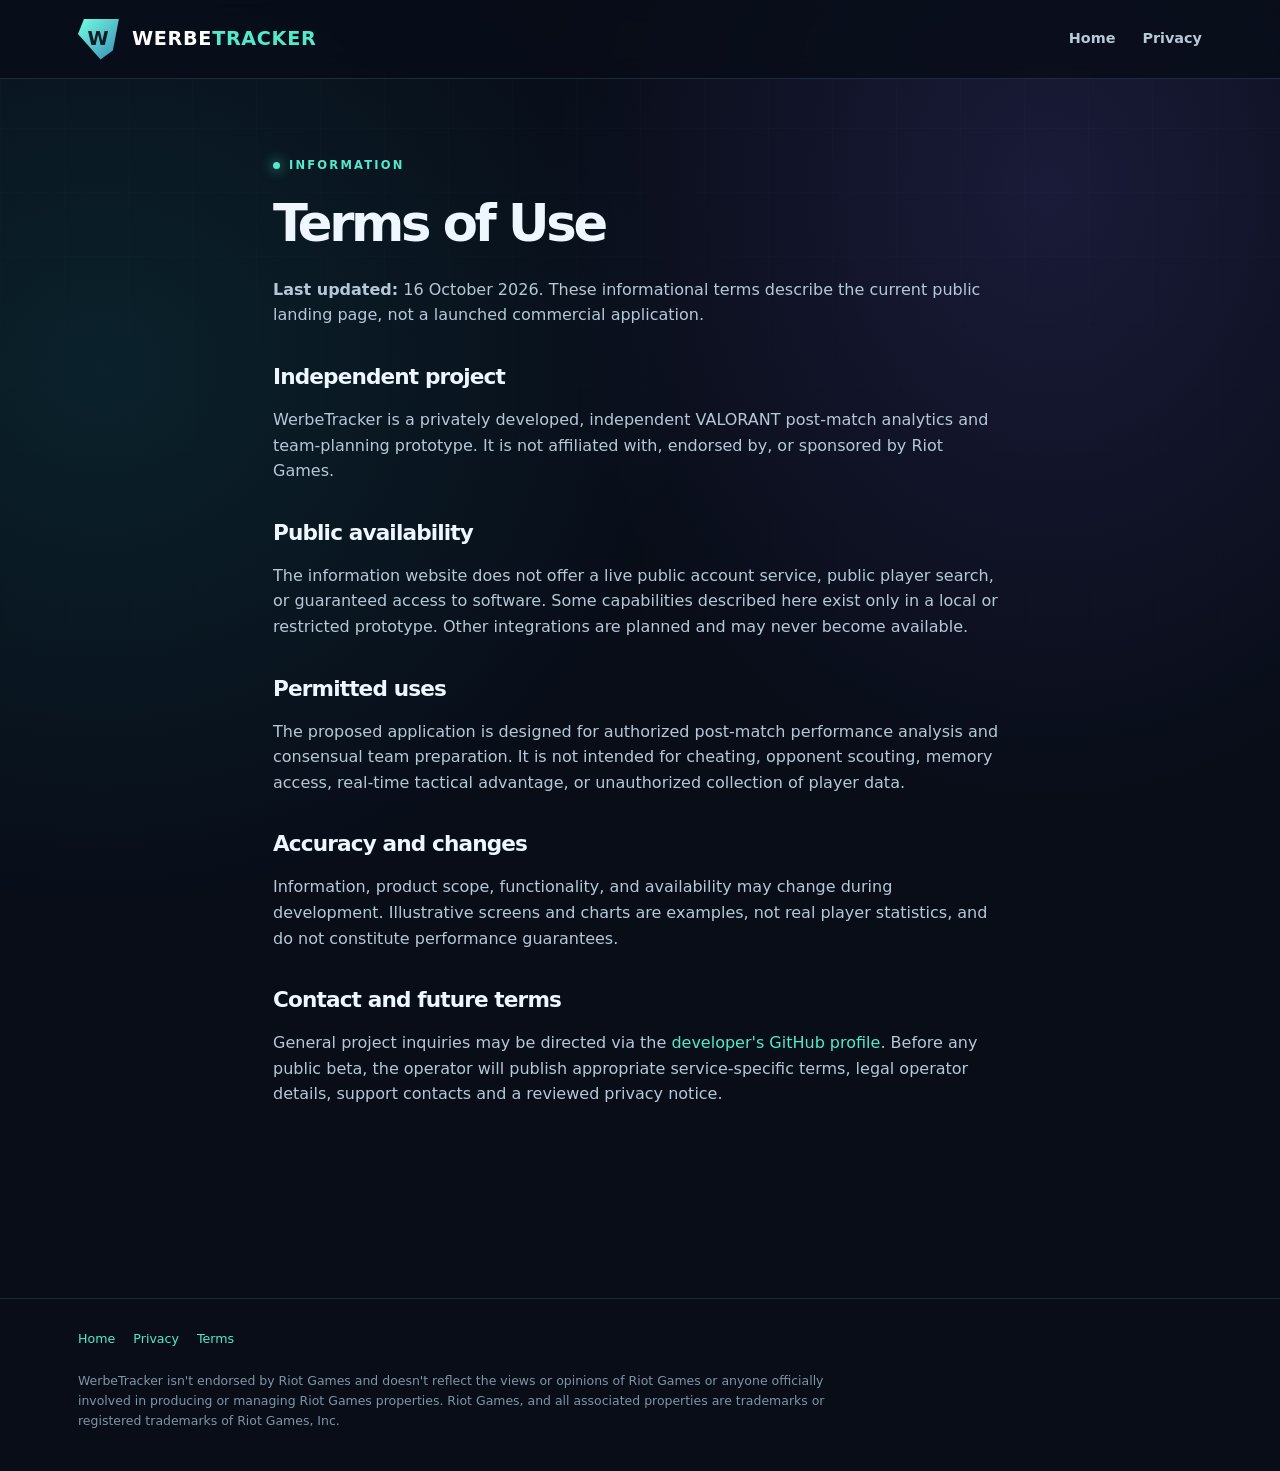
<file: terms.html>
<!DOCTYPE html><html lang="en"><head><meta charset="utf-8"><meta name="viewport" content="width=device-width,initial-scale=1"><title>Terms | WerbeTracker</title><meta name="description" content="Information about the WerbeTracker private development prototype and terms for public website visitors."><link rel="stylesheet" href="styles.css"></head><body>
<header class="topbar"><div class="container nav"><a class="brand" href="./"><span class="mark">W</span><span>WERBE<strong>TRACKER</strong></span></a><nav class="navlinks"><a href="./">Home</a><a href="privacy.html">Privacy</a></nav></div></header>
<main class="container legal"><span class="eyebrow">Information</span><h1>Terms of Use</h1><p><strong>Last updated:</strong> 16 October 2026. These informational terms describe the current public landing page, not a launched commercial application.</p>
<h2>Independent project</h2><p>WerbeTracker is a privately developed, independent VALORANT post-match analytics and team-planning prototype. It is not affiliated with, endorsed by, or sponsored by Riot Games.</p>
<h2>Public availability</h2><p>The information website does not offer a live public account service, public player search, or guaranteed access to software. Some capabilities described here exist only in a local or restricted prototype. Other integrations are planned and may never become available.</p>
<h2>Permitted uses</h2><p>The proposed application is designed for authorized post-match performance analysis and consensual team preparation. It is not intended for cheating, opponent scouting, memory access, real-time tactical advantage, or unauthorized collection of player data.</p>
<h2>Accuracy and changes</h2><p>Information, product scope, functionality, and availability may change during development. Illustrative screens and charts are examples, not real player statistics, and do not constitute performance guarantees.</p>
<h2>Contact and future terms</h2><p>General project inquiries may be directed via the <a href="https://github.com/WerbeName">developer's GitHub profile</a>. Before any public beta, the operator will publish appropriate service-specific terms, legal operator details, support contacts and a reviewed privacy notice.</p>
</main><footer class="footer"><div class="container"><div class="footlinks"><a href="./">Home</a><a href="privacy.html">Privacy</a><a href="terms.html">Terms</a></div><p class="disclaimer">WerbeTracker isn't endorsed by Riot Games and doesn't reflect the views or opinions of Riot Games or anyone officially involved in producing or managing Riot Games properties. Riot Games, and all associated properties are trademarks or registered trademarks of Riot Games, Inc.</p></div></footer></body></html>
</file>
<file: home.css>
:root{color-scheme:dark;--bg:#070b12;--bg2:#0b121b;--panel:#111d29;--border:#2842528a;--text:#f2f8fc;--muted:#9bb0c2;--mint:#59efdf;--blue:#50cfee;--violet:#ae95ff;--pink:#ef93be}
*{box-sizing:border-box}html{scroll-behavior:smooth;scroll-padding-top:92px}body{margin:0;background:var(--bg);font-family:Inter,"Segoe UI",ui-sans-serif,system-ui,-apple-system,sans-serif;color:var(--text);overflow-x:hidden;line-height:1.55}a{color:inherit;text-decoration:none}a:hover{color:var(--mint)}a:focus-visible,button:focus-visible,select:focus-visible,summary:focus-visible{outline:2px solid var(--mint);outline-offset:4px}img,svg{max-width:100%}button,select{font:inherit}.container{width:min(1350px,calc(100% - 90px));margin:auto}.skip{position:absolute;left:10px;top:-70px;padding:12px;background:white;color:black;z-index:300}.skip:focus{top:10px}.mint{color:var(--mint)}.topbar{height:77px;position:sticky;top:0;z-index:40;border-bottom:1px solid #718d9d30;background:#070d17e8;backdrop-filter:blur(20px)}.nav{height:100%;display:flex;align-items:center;gap:26px}.brand{display:inline-flex;align-items:center;gap:9px;white-space:nowrap;font-weight:850;font-size:17px;letter-spacing:.095em}.brand b{color:var(--mint)}.brand img{display:block}.nav-links{display:flex;margin-left:auto;gap:28px;align-items:center}.nav-links a{color:#b4c5d1;font-size:12px;font-weight:700}.nav-links a:hover{color:white}.btn{display:inline-flex;align-items:center;justify-content:center;gap:18px;border:1px solid #87c3d43c;border-radius:9px;font-size:13px;font-weight:800;padding:16px 22px;transition:transform .2s,border-color .2s,box-shadow .2s;white-space:nowrap}.btn:hover{transform:translateY(-2px);border-color:#57e9d880;color:white}.btn-primary{color:#04222c!important;background:linear-gradient(120deg,#74f5e5,#3acbdf);border:1px solid #6fefe5;box-shadow:0 12px 45px #36cfce2e}.btn-primary:hover{box-shadow:0 12px 40px #53e9d551}.btn-mini{padding:11px 17px;font-size:12px}.btn-secondary{background:#0e1b2a9c}.play{display:inline-grid;place-items:center;border:1px solid #7bbfc452;border-radius:50%;width:24px;height:24px;padding-left:2px;font-size:9px;color:var(--mint)}.mobile-nav{display:none}
.hero{position:relative;overflow:hidden;min-height:710px;background:radial-gradient(ellipse at 78% 18%,#17274cc4,transparent 43%),radial-gradient(ellipse at 6% 70%,#10313f8a,transparent 42%),#080e17}.hero:before{content:"";position:absolute;inset:0;pointer-events:none;background-image:linear-gradient(90deg,#85d9e908 1px,transparent 1px),linear-gradient(#85d9e908 1px,transparent 1px);background-size:75px 75px;mask-image:linear-gradient(180deg,#0008,transparent)}.hero-grid{position:relative;display:grid;grid-template-columns:46% 54%;align-items:center;min-height:710px;padding:70px 0}.hero-copy{position:relative;z-index:4}.eyebrow,.overline{color:#64d4df;font-size:10px;font-weight:800;letter-spacing:.165em;display:flex;align-items:center;gap:9px}.beacon{width:7px;height:7px;border-radius:50%;background:#5affdc;display:inline-block;box-shadow:0 0 13px #48fbd8}.slash{color:#617e91}.hero h1,.section-head h2,.privacy-grid h2,.outro h2{font-family:"Arial",system-ui,sans-serif;letter-spacing:-.065em;font-weight:850;line-height:1.07}.hero h1{font-size:clamp(43px,5vw,74px);white-space:nowrap;margin:26px 0 26px}.hero h1 em{font-style:normal;background:linear-gradient(105deg,#72ffeb,#35cfe8 73%,#ac9aff);color:transparent;-webkit-background-clip:text;background-clip:text}.hero-copy>p{font-size:16px;max-width:505px;color:#b4c4d0;line-height:1.8}.hero-actions{display:flex;gap:11px;flex-wrap:wrap;margin-top:30px}.hero-micro{margin-top:33px;display:flex;align-items:center;gap:9px;color:#819aaa;font-size:9px;font-weight:800;letter-spacing:.1em}.thin-rule{height:1px;width:29px;background:var(--mint)}.sp{color:var(--mint)}
.hero-art{height:540px;position:relative;margin-left:-18px}.arena-art{position:absolute;width:112%;height:620px;max-width:none;object-fit:cover;top:-50px;left:0;opacity:.53;mask-image:radial-gradient(ellipse at center,black 16%,transparent 73%)}.app-window{position:absolute;left:5%;top:81px;width:84%;min-width:365px;border:1px solid #4d87958a;border-radius:12px;overflow:hidden;background:#091421ed;transform:perspective(1200px) rotateY(-7deg) rotateZ(-1deg);box-shadow:0 45px 80px #000b,0 0 55px #1ae5ed11}.window-bar{height:43px;display:flex;justify-content:space-between;align-items:center;padding:0 15px;border-bottom:1px solid #355161;background:#0d1b2b;color:#c6dce8;font-size:9px;letter-spacing:.13em;font-weight:800}.window-bar i{color:#6a8fa0;font-style:normal}.three-dots{display:flex;gap:5px}.three-dots i{width:6px;height:6px;border-radius:50%;background:#577186}.three-dots i:first-child{background:#e38da8}.window-bar .tag{color:#57e6db}.window-inner{padding:18px}.mini-heading{display:flex;align-items:center;justify-content:space-between}.mini-heading small{display:block;font-size:8px;letter-spacing:.15em;color:#72d4d4}.mini-heading strong{display:block;font-size:22px;letter-spacing:-.04em;margin-top:2px}.period{border:1px solid #365366;border-radius:4px;padding:5px;color:#8faabc;font-size:8px}.hero-metrics{display:grid;grid-template-columns:repeat(3,1fr);gap:9px;margin:15px 0 11px}.hero-metrics>div{border:1px solid #243b4e7a;background:#122332;padding:10px 12px;min-width:0;border-radius:6px}.hero-metrics small{display:block;color:#85a5b6;font-size:9px;letter-spacing:.07em}.hero-metrics b{font-size:26px;line-height:1.3}.hero-metrics b span{font-size:15px}.micro-spark{display:block;font-size:17px;color:#44e9d4;line-height:1}.micro-spark.purple{color:#aa96ff}.micro-spark.pink{color:#f5a1c7}.hero-chart{background:#0d1c29;border:1px solid #27435275;border-radius:6px;padding:12px}.chart-title,.panel-label{display:flex;justify-content:space-between;align-items:center;gap:10px}.chart-title{font-size:10px}.chart-title span{font-size:8px;letter-spacing:.08em;color:#76b2c1}.hero-chart svg{width:100%;height:146px;display:block;margin-top:7px}.hero-foot{display:flex;justify-content:space-between;gap:5px;margin-top:11px;color:#9bb6c3;font-size:8px;font-weight:800;letter-spacing:.1em}.hero-foot span{display:flex;align-items:center;gap:6px}.dot{display:inline-block;width:7px;height:7px;border-radius:50%}.green{background:#4de4be}.lilac{background:#a492fa}.aqua{background:#55c7eb}.board-window{position:absolute;z-index:2;top:299px;right:-8%;width:45%;min-width:225px;padding:9px;background:#0d1d2b;border:1px solid #5d9ba47a;border-radius:9px;transform:rotate(4deg);box-shadow:0 30px 45px #000a}.board-bar,.board-caption{display:flex;justify-content:space-between;align-items:center;gap:7px}.board-bar{color:#d3e5ef;font-size:9px;letter-spacing:.09em;padding:3px 2px 9px}.board-bar span{color:#55dbd2;font-size:8px}.board-window img{display:block;width:100%;border-radius:5px}.board-caption{padding:10px 2px 1px;font-size:10px}.board-caption span{font-size:8px;letter-spacing:.06em;color:#8aabbd}.hero-chip{position:absolute;z-index:3;background:#152538dc;border:1px solid #3a9c9a82;padding:8px 11px;border-radius:5px;color:#cbe5e7;backdrop-filter:blur(8px);font-size:9px;font-weight:800;letter-spacing:.09em;display:flex;gap:8px;align-items:center}.chip-upper{top:27px;right:3%}.chip-lower{bottom:1%;left:7%}.chip-dim{color:#73adbc}
.proof-line{background:#0b131e;border-block:1px solid #284b5570}.proof-line .container{min-height:66px;display:flex;justify-content:space-around;gap:15px;align-items:center;color:#7f9fb0;font-size:10px;font-weight:800;letter-spacing:.13em}.proof-line i{font-style:normal;color:var(--mint)}
.section{padding:103px 0}.section-head{display:flex;justify-content:space-between;align-items:end;gap:55px;margin-bottom:35px}.overline{margin-bottom:15px}.section-head h2,.privacy-grid h2,.outro h2{font-size:clamp(32px,3.7vw,53px);margin:0}.section-head h2 span,.privacy-grid h2 span{color:#899baa}.section-head>p,.product-descr>p{color:#9eafbd;max-width:345px;font-size:14px;line-height:1.85;margin:0}.features{display:grid;grid-template-columns:repeat(3,minmax(0,1fr));gap:13px}.feature{position:relative;overflow:hidden;padding:25px;border:1px solid #324c5f8a;background:radial-gradient(ellipse at 100% 100%,#24495c47,transparent 65%),linear-gradient(150deg,#132230,#0c151f);border-radius:12px;min-height:279px;transition:transform .2s,border-color .2s}.feature:hover{transform:translateY(-4px);border-color:#5aebda8c}.feature-number{font-size:9px;font-weight:800;letter-spacing:.14em;color:#81adbd}.feature-icon{margin-top:23px;width:44px;height:44px;display:grid;place-items:center;border:1px solid #65cebe48;border-radius:12px;background:#0d343a;color:#5af5dc;font-size:26px}.feature-icon.violet{background:#302647;color:#c2aafa;border-color:#aa94f654}.feature h3{font-size:23px;line-height:1.17;letter-spacing:-.045em;margin:15px 0 10px}.feature p{font-size:13px;line-height:1.75;color:#9fb2c2;max-width:415px;margin:0}.feature-wide{grid-column:span 2;min-height:327px}.feature-wide h3{font-size:30px}.feature-wide p{max-width:445px}.feature-wide .feature-icon{margin-top:16px}.match-stack{display:grid;gap:5px;margin-top:18px;max-width:560px}.match-stack div{display:grid;grid-template-columns:70px 1fr 1fr 1fr;gap:10px;background:#091721d6;border:1px solid #38526160;border-radius:5px;padding:8px 12px;font-size:11px;color:#a0b8c8}.match-stack strong{color:white}.match-stack b:last-child{text-align:right}.win{color:#5ae9c0!important}.lose{color:#f48aa6!important}.sample-note{position:absolute;bottom:13px;right:21px;color:#627d91;font-size:8px;letter-spacing:.12em}.violet-bg{background:radial-gradient(ellipse at 92% 95%,#51428a9c,transparent 70%),linear-gradient(130deg,#172039,#0c1624)}.role-pills{margin-top:23px;display:flex;gap:5px;flex-wrap:wrap}.role-pills span{padding:7px 8px;border:1px solid #a392f251;border-radius:5px;font-size:9px;font-weight:800;color:#c4b7ff}.board-feature img{position:absolute;width:49%;right:-20px;bottom:-20px;transform:rotate(-9deg);opacity:.52;box-shadow:0 10px 30px #0008}.board-feature p{max-width:76%;position:relative;z-index:1}
.product-band{padding:100px 0;border-block:1px solid #2a535d77;background:radial-gradient(ellipse at 85% 60%,#143f4b8a,transparent 48%),#09131e}.product-descr{max-width:360px}.product-descr p{margin-bottom:13px}.gradient,.outro em{background:linear-gradient(105deg,#6dffea,#48c6f2,#ae9bff);color:transparent;background-clip:text;-webkit-background-clip:text;font-style:normal}.text-link{color:#63ecdc;font-size:13px;font-weight:800;border-bottom:1px solid #56e4d36a;padding-bottom:4px}.product-shell{border:1px solid #427888a6;border-radius:14px;padding:11px;background:#08111a;box-shadow:0 35px 95px #0009,0 0 60px #11d4cd0b}.shell-top,.shell-bottom{display:flex;align-items:center;justify-content:space-between;gap:12px;padding:0 9px;height:47px;color:#cadfea}.shell-top>span{display:flex;align-items:center;gap:10px;font-size:10px;letter-spacing:.1em;font-weight:800}.shell-top small{color:#6f8ea0}.shell-top b{color:#7fbdc4;font-size:9px;letter-spacing:.08em}.shell-bottom{height:auto;padding-top:10px;font-size:9px;color:#658d9d;font-weight:800;letter-spacing:.1em}.dashboard-example{display:grid;grid-template-columns:172px minmax(0,1fr);background:#0b1621;min-height:540px}.dashboard-example aside{padding:25px 12px;border-right:1px solid #41566550;display:flex;flex-direction:column;gap:8px;color:#8aabb9}.dashboard-example aside div{font-size:12px;padding:10px 12px;border-radius:6px}.dashboard-example aside div span{margin-left:8px}.dashboard-example aside .active{color:#62f2db;background:#184047}.dashboard-example aside small{font-size:9px;letter-spacing:.09em;margin-top:auto;color:#5f8599}.example-body{padding:22px;min-width:0}.example-title{display:flex;justify-content:space-between;align-items:center;gap:15px}.example-title small{font-size:9px;letter-spacing:.13em;color:#63bbc5}.example-title h3{font-size:22px;letter-spacing:-.05em;margin:3px 0 15px}.example-title>span{border:1px solid #40596b;border-radius:4px;color:#7c9fb0;font-size:9px;padding:7px}.example-metrics{display:grid;grid-template-columns:repeat(4,1fr);gap:9px}.example-metrics>div{border:1px solid #31485878;background:#112231;border-radius:7px;padding:13px}.example-metrics small{display:block;color:#8aacbd;font-size:9px;letter-spacing:.07em}.example-metrics strong{display:block;font-size:26px;letter-spacing:-.05em}.example-metrics em{font-size:9px;color:#78a0b5;font-style:normal}.example-main{display:grid;grid-template-columns:1.25fr 1fr;gap:10px;margin:10px 0}.example-panel{background:#0f1e2b;border:1px solid #2d495969;border-radius:7px;padding:13px;min-width:0}.panel-label{font-size:11px;margin-bottom:13px}.panel-label span{font-size:8px;color:#7ba6b1;letter-spacing:.06em}.example-panel svg{width:100%;height:168px;display:block}.axis{display:flex;justify-content:space-between;font-size:8px;color:#718e9e}.recent{border-bottom:1px solid #ffffff12;display:grid;grid-template-columns:23px 1fr auto auto;align-items:center;gap:7px;font-size:10px;padding:8px 0}.recent:last-child{border:0}.recent>span{font-weight:700}.recent small{display:block;color:#6e92a2}.recent>strong{color:#8ba6b6;font-size:10px}.recent em{font-style:normal;font-size:9px;font-weight:800}.win-bubble,.lose-bubble{font-size:10px;background:#215e4c;color:#60f2c0;width:21px;height:21px;border-radius:50%;display:grid;place-items:center}.lose-bubble{background:#5a2b43;color:#ff9eb6}.example-bottom{display:grid;grid-template-columns:1fr 1fr;gap:10px}.draft-pills{display:flex;gap:6px}.draft-pills span{flex:1;font-weight:800;font-size:9px;color:#b9aaff;background:#162b3a;padding:10px;border-radius:5px}.draft-pills small{display:block;color:#8bafbf;font-size:8px;margin-top:8px}.plan-preview{display:grid;grid-template-columns:1fr 45%;align-items:center;gap:10px}.plan-preview>b,.plan-preview b{font-size:11px}.plan-preview small{display:block;color:#829eac;font-size:9px}.plan-preview img{width:100%;border-radius:4px}
.steps{display:grid;grid-template-columns:repeat(4,1fr);gap:13px}.steps>div{padding:23px;border-top:1px solid #396376;background:linear-gradient(170deg,#12222f,#0d1721);min-height:240px;border-radius:0 0 10px 10px}.steps small{color:#60dbdf;font-weight:800;font-size:10px;letter-spacing:.1em}.steps span{display:block;color:#56e7da;font-size:31px;margin:19px 0 10px}.steps h3{font-size:17px;letter-spacing:-.03em;margin:0 0 9px}.steps p{font-size:12px;color:#a3b4c2;line-height:1.7;margin:0}
.privacy-band{background:radial-gradient(ellipse at 10% 30%,#1b295379,transparent 55%),#0a1321;padding:94px 0;border-block:1px solid #2942518c}.privacy-grid{display:grid;grid-template-columns:1fr 1.1fr;align-items:center;gap:75px}.privacy-grid>div>p{font-size:14px;color:#a6b7c5;line-height:1.85;max-width:460px;margin:23px 0}.principles{display:grid;grid-template-columns:1fr 1fr;gap:11px}.principles>div{background:#142332;border:1px solid #3b566a89;border-radius:9px;padding:21px}.principles span{color:#61f0dd;font-size:28px}.principles h3{font-size:13px;margin:7px 0}.principles p{color:#99acba;font-size:12px;line-height:1.6;margin:0}
.outro{padding:92px 0}.outro>div{border:1px solid #3d73808c;background:radial-gradient(ellipse at 50% 110%,#1655608a,transparent 53%),radial-gradient(ellipse at 10% 0%,#30265d61,transparent 52%),#101b27;border-radius:15px;padding:90px 25px;text-align:center;overflow:hidden}.outro .overline{justify-content:center}.outro h2{margin:8px 0 18px}.outro p{max-width:560px;margin:auto;color:#a7bac7;font-size:14px}.outro .hero-actions{justify-content:center}
.footer{background:#07111b;border-top:1px solid #2b45536c;padding:44px 0 25px}.footer-top{display:grid;grid-template-columns:1fr auto auto;gap:80px}.footer-top>div:first-child p{max-width:300px;color:#849eaf;font-size:12px}.footer-col{display:flex;flex-direction:column;gap:10px;font-size:12px;color:#8199ac}.footer-col b{font-size:10px;color:#d8e7f0;letter-spacing:.1em;margin-bottom:4px}.footer-end{margin-top:42px;padding-top:20px;border-top:1px solid #2b46536b;display:flex;justify-content:space-between;gap:22px;color:#688796;font-size:10px}
@media(max-width:1200px){.container{width:calc(100% - 64px)}.nav-links{gap:15px}.hero h1{font-size:clamp(39px,4.9vw,62px)}.hero-art{transform:scale(.93);transform-origin:left center}.recent{grid-template-columns:22px 1fr auto}.recent>strong{display:none}}
@media(max-width:950px){.nav-links{display:none}.nav-action{margin-left:auto}.mobile-nav{position:relative;display:block}.mobile-nav summary{list-style:none;font-size:24px;cursor:pointer}.mobile-nav summary::-webkit-details-marker{display:none}.mobile-nav>div{position:absolute;right:0;top:40px;width:220px;display:flex;flex-direction:column;border:1px solid #406679;background:#132130;box-shadow:0 20px 40px #000b;border-radius:8px;padding:12px}.mobile-nav a{padding:9px;font-size:13px}.hero-grid{grid-template-columns:1fr;padding:75px 0 40px}.hero h1{font-size:clamp(50px,7vw,78px)}.hero-art{transform:none;margin:30px auto 0;width:min(660px,100%);height:515px}.app-window{width:79%;left:5%}.board-window{right:0}.features{grid-template-columns:1fr 1fr}.feature-wide{grid-column:span 2}.privacy-grid{gap:30px}.dashboard-example{grid-template-columns:128px minmax(0,1fr)}.example-body{padding:13px}.dashboard-example aside{padding:18px 6px}.example-main,.example-bottom{grid-template-columns:1fr}.example-panel svg{height:130px}.feature h3{font-size:21px}}
@media(max-width:680px){.container{width:calc(100% - 36px)}.topbar{height:66px}.brand{font-size:14px}.brand img{width:31px}.nav-action{display:none}.mobile-nav{margin-left:auto}.hero-grid{padding:65px 0 35px}.hero h1{font-size:clamp(37px,9.8vw,60px);white-space:normal}.hero-copy>p{font-size:14px}.eyebrow{font-size:8px;gap:5px;letter-spacing:.07em}.hero-actions{gap:9px}.btn{padding:13px 15px;font-size:11px}.hero-micro{font-size:8px;flex-wrap:wrap;gap:7px}.hero-art{height:340px;margin-top:40px}.arena-art{height:380px;top:-25px}.app-window{top:45px;left:0;width:87%;min-width:0}.window-bar{height:28px;font-size:6px;padding:0 8px}.window-inner{padding:9px}.mini-heading strong{font-size:14px}.mini-heading small{font-size:7px}.period{display:none}.hero-metrics{gap:4px;margin:8px 0}.hero-metrics>div{padding:7px}.hero-metrics small{font-size:7px}.hero-metrics b{font-size:17px}.hero-chart{padding:7px}.chart-title{font-size:8px}.chart-title span{font-size:6px}.hero-chart svg{height:83px}.hero-foot{font-size:6px}.board-window{top:180px;width:47%;min-width:0;right:0;padding:6px}.board-bar,.board-caption{font-size:6px}.board-bar span,.board-caption span{font-size:6px}.board-caption{padding:5px 1px 1px}.hero-chip{font-size:7px;padding:5px}.chip-upper{top:12px;right:0}.chip-lower{bottom:2px}.proof-line .container{font-size:8px;flex-wrap:wrap;justify-content:center;padding:14px 0;min-height:0}.proof-line span:last-child{display:none}.section,.product-band{padding:72px 0}.section-head{display:block}.section-head h2,.privacy-grid h2,.outro h2{font-size:clamp(30px,8vw,45px)}.section-head>p,.product-descr p{margin-top:18px}.features{grid-template-columns:1fr}.feature-wide{grid-column:span 1}.feature,.feature-wide{min-height:0;padding:21px}.feature h3,.feature-wide h3{font-size:23px}.feature-wide p{max-width:100%}.feature-icon{margin-top:16px}.match-stack div{grid-template-columns:48px 1fr 1fr 1fr;gap:3px;font-size:9px}.sample-note{position:static;display:block;margin-top:10px}.board-feature{min-height:255px}.board-feature img{opacity:.43}.product-descr{margin-top:20px}.product-shell{padding:5px}.shell-top{height:36px;padding:0 4px}.shell-top>span{font-size:8px}.shell-top b{font-size:7px}.shell-top small{display:none}.dashboard-example aside{display:none}.example-body{padding:9px}.example-title h3{font-size:17px}.example-title>span{font-size:7px}.example-metrics{grid-template-columns:repeat(2,1fr);gap:6px}.example-metrics>div{padding:8px}.example-metrics strong{font-size:22px}.example-metrics small{font-size:8px}.example-bottom{display:none}.example-main{grid-template-columns:1fr}.recent>strong{display:block}.shell-bottom{font-size:7px;flex-wrap:wrap}.steps{grid-template-columns:1fr 1fr}.steps>div{padding:17px;min-height:240px}.steps h3{font-size:15px}.privacy-band{padding:70px 0}.privacy-grid{grid-template-columns:1fr}.principles>div{padding:15px}.outro{padding:70px 0}.outro>div{padding:58px 18px}.footer-top{display:grid;grid-template-columns:1fr 1fr;gap:25px}.footer-top>div:first-child{grid-column:span 2}.footer-end{flex-direction:column;gap:9px}}
@media(max-width:390px){.hero h1{font-size:36px}.hero-art{height:300px}.board-window{top:170px}.hero-chart svg{height:65px}.steps{grid-template-columns:1fr}.steps>div{min-height:0}.principles{grid-template-columns:1fr}}
@media(prefers-reduced-motion:reduce){html{scroll-behavior:auto}*,*:before,*:after{transition:none!important;animation:none!important}}
</file>
<file: demo.css>
.demo-page{padding-top:58px;padding-bottom:95px}.demo-heading{display:flex;justify-content:space-between;gap:45px;align-items:end;margin-bottom:38px}.demo-heading h1{font-size:clamp(36px,4.9vw,61px);line-height:1.08;letter-spacing:-.065em;margin:12px 0 17px}.demo-heading h1 em{font-style:normal;color:#65f0dd}.demo-heading p{max-width:590px;color:#a6baca;font-size:14px;line-height:1.75}.demo-status{color:#68d8cb;font-size:10px;letter-spacing:.1em;font-weight:800;border:1px solid #367369;background:#112b30;border-radius:8px;padding:14px 18px;white-space:nowrap}.demo-status .beacon{margin-right:6px}.demo-status small{display:block;color:#819cab;font-size:10px;letter-spacing:0;margin:5px 0 0 16px;font-weight:400}.demo-shell{display:grid;grid-template-columns:215px minmax(0,1fr);min-height:650px;border:1px solid #397383;border-radius:13px;background:#0a1420;overflow:hidden;box-shadow:0 28px 70px #0008}.demo-sidebar{background:#0d1a26;border-right:1px solid #304b5b;padding:24px 13px;display:flex;flex-direction:column;gap:8px}.demo-side-caption{font-size:10px;letter-spacing:.12em;font-weight:800;color:#587f94;padding:0 15px;margin-bottom:12px}.tab-button{cursor:pointer;background:none;color:#9ab2c1;border:none;text-align:left;width:100%;padding:13px;border-radius:7px;display:flex;align-items:center;gap:10px;font-weight:700;font-size:13px;transition:background .2s,color .2s}.tab-button span{font-size:19px;color:#80a5b7;line-height:1}.tab-button:hover{background:#162e3b;color:#fff}.tab-button.active{background:#18434b;color:#66f7e4}.tab-button.active span{color:#66f7e4}.demo-aside-note{border-top:1px solid #294253;padding:20px 11px 0;color:#66dfd0;letter-spacing:.09em;font-size:10px;font-weight:800;margin-top:auto}.demo-aside-note p{font-size:11px;line-height:1.7;color:#8aa7b8;font-weight:400;letter-spacing:0}.demo-view{padding:30px;min-width:0}.demo-pane[hidden]{display:none!important}.pane-head{display:flex;justify-content:space-between;align-items:center;margin-bottom:25px;gap:14px}.pane-head small{display:block;color:#5fbbc0;font-size:10px;letter-spacing:.13em;font-weight:800}.pane-head h2{font-size:28px;line-height:1.15;letter-spacing:-.05em;margin:6px 0}.demo-tag{font-size:9px;letter-spacing:.12em;color:#70a8b3;border:1px solid #385768;border-radius:6px;padding:8px;font-weight:800}.metric-row{display:grid;grid-template-columns:repeat(4,1fr);gap:11px;margin-bottom:11px}.metric-box{padding:17px;border:1px solid #2b4a59;border-radius:9px;background:#122532}.metric-box span{display:block;color:#8cb0bd;font-size:10px;letter-spacing:.08em;font-weight:800}.metric-box strong{display:block;font-size:30px;letter-spacing:-.05em}.metric-box small{color:#81aabb;font-size:10px}.overview-grid{display:grid;grid-template-columns:1.25fr 1fr;gap:11px}.demo-card{background:#0f202e;border:1px solid #304958;border-radius:9px;padding:20px;min-width:0}.card-head{display:flex;justify-content:space-between;align-items:center;gap:12px;margin-bottom:16px}.card-head b{font-size:14px}.card-head>span{font-size:9px;color:#81a6b6;font-weight:800;letter-spacing:.08em}.interactive-chart svg{display:block;width:100%;height:220px}.chart-legend{display:flex;justify-content:space-between;align-items:center;color:#7493a3;font-size:10px;margin-top:8px;gap:9px}.chart-legend span{display:flex;gap:7px;align-items:center}.text-button{background:none;border:0;color:#65e9d8;font-size:11px;font-weight:800;padding:5px;cursor:pointer}.sample-match{padding:13px 0;border-bottom:1px solid #ffffff13;display:grid;grid-template-columns:27px 1fr auto;gap:10px;align-items:center;font-size:12px}.sample-match:last-child{border:0}.sample-match small{display:block;color:#7596a7;font-size:10px}.sample-match .w{font-size:10px;color:#4de4b2;border-radius:50%;background:#195347;display:grid;place-items:center;width:24px;height:24px}.sample-match .l{font-size:10px;color:#ff91a9;border-radius:50%;background:#592a45;display:grid;place-items:center;width:24px;height:24px}.sample-match strong{font-size:12px}.demo-tip{margin-top:12px;display:flex;align-items:center;gap:15px;line-height:1.7}.demo-tip b{font-size:12px;white-space:nowrap;color:#5fecd5}.demo-tip span{font-size:12px;color:#9cb1c1}.filter-bar{display:flex;flex-wrap:wrap;gap:10px;margin-bottom:16px;align-items:end}.filter-bar label,.draft-controls label,.strategy-head label{display:flex;flex-direction:column;gap:6px;color:#90b2bf;font-size:11px;font-weight:800}.filter-bar select,.draft-controls select,.strategy-head select{border:1px solid #476074;border-radius:6px;padding:10px 12px;color:#e6f5f9;background:#142635;min-width:135px}.subtle-button{background:#172c3a;border:1px solid #416475;color:#b8dce3;padding:10px 13px;border-radius:6px;cursor:pointer;font-size:11px;font-weight:800}.match-list-card{margin-bottom:13px}.match-row{display:grid;grid-template-columns:66px 1fr 80px 80px 80px;align-items:center;gap:12px;text-align:left;padding:14px;width:100%;color:#c9dfeb;background:#142734;border:1px solid #2d4b5c;border-radius:7px;margin-bottom:8px;cursor:pointer;font-size:12px}.match-row:hover,.match-row.selected{border-color:#6cebd8;background:#183c45}.match-row .outcome{font-size:10px;letter-spacing:.06em;font-weight:900}.match-row small{display:block;font-size:10px;color:#839fb1;margin-top:3px}.match-row .rr{text-align:right;font-weight:800}.match-row .acs{text-align:right}.match-row .score{text-align:right}.match-detail{line-height:1.75;color:#a6baca;font-size:12px}.match-detail>p{margin-bottom:0}.detail-stats{display:grid;grid-template-columns:repeat(3,1fr);gap:8px}.detail-stats>div{padding:11px;background:#162d3c;border-radius:6px}.detail-stats b{display:block;color:#e4f6fa;font-size:16px}.detail-stats small{font-size:10px}.detail-note{font-size:11px;color:#85a7b7}.draft-head,.strategy-head{display:flex;justify-content:space-between;align-items:end;gap:25px;margin-bottom:22px}.draft-head h3,.strategy-head h3{margin:0 0 8px;font-size:18px}.draft-head p,.strategy-head p{color:#95adbd;font-size:12px;line-height:1.7;max-width:510px;margin:0}.draft-controls{display:flex;gap:9px}.draft-cards{display:grid;grid-template-columns:repeat(3,1fr);gap:12px}.draft-card{border:1px solid #3f5670;border-radius:9px;padding:19px;background:linear-gradient(145deg,#172c3d,#10202f)}.draft-card .role-label{font-size:10px;color:#b69af9;letter-spacing:.1em;font-weight:800}.agent-mark{width:50px;height:50px;background:#223d4a;border:1px solid #517686;border-radius:12px;display:grid;place-items:center;color:#60ebd6;font-size:28px;margin:22px 0 16px}.draft-card h3{font-size:19px;letter-spacing:-.03em;margin:0 0 5px}.draft-card>p{color:#9ab3bf;font-size:11px;margin:0;line-height:1.65}.draft-card .explain{font-size:11px;line-height:1.65;color:#94acbd;padding-top:17px;margin-top:20px;border-top:1px solid #314859}.draft-card .fit{color:#59e7c6;font-weight:800;font-size:11px;margin-top:14px}.draft-note{margin-top:12px;font-size:12px;color:#99b1c0}.draft-note b{color:#e0f1f5}.draft-note p{line-height:1.7;margin-bottom:0}.strategy-layout{display:grid;grid-template-columns:1.2fr 1fr;gap:13px}.strategy-image img{border:1px solid #3c5a6a;border-radius:7px;width:100%}.strategy-key{display:flex;flex-wrap:wrap;gap:17px;margin-top:16px;color:#90aebe;font-size:10px}.strategy-key span{display:flex;gap:7px;align-items:center}.strategy-explain h3{font-size:21px;margin:22px 0 10px}.strategy-explain>p{color:#94acbb;line-height:1.75;font-size:12px}.plan-phases{display:flex;flex-direction:column;gap:9px;margin-top:20px}.plan-phases>div{background:#162c3b;padding:12px;border:1px solid #355063;border-radius:6px;color:#b3ccda;font-size:11px}.plan-phases>div b{display:block;color:#5ce1d5;font-size:10px;letter-spacing:.08em;margin-bottom:4px}.demo-note-box{color:#8cb1be;font-size:11px;line-height:1.7;margin-top:22px;border-left:2px solid #55e4d4;padding-left:12px}.demo-footnote{display:flex;justify-content:space-between;gap:15px;font-size:11px;color:#81a3b3;margin-top:21px}.demo-footnote a{color:#66e6d8;font-weight:800}
@media(max-width:1100px){.demo-shell{grid-template-columns:177px minmax(0,1fr)}.demo-view{padding:20px}.draft-cards{grid-template-columns:1fr 1fr}.overview-grid,.strategy-layout{grid-template-columns:1fr}.demo-aside-note{font-size:9px}}@media(max-width:750px){.demo-heading{display:block}.demo-status{display:inline-block;margin-top:18px}.demo-shell{display:block}.demo-sidebar{display:flex;flex-direction:row;overflow-x:auto;gap:5px;padding:11px}.demo-side-caption,.demo-aside-note{display:none}.tab-button{white-space:nowrap;width:auto;font-size:11px;padding:10px}.tab-button span{font-size:14px}.metric-row{grid-template-columns:repeat(2,1fr)}.demo-tip{display:block}.demo-tip span{display:block;margin-top:9px}.draft-head,.strategy-head{display:block}.draft-controls{margin-top:20px}.strategy-head label{margin-top:19px}.draft-cards{grid-template-columns:1fr 1fr}.demo-footnote{flex-direction:column}.match-row{grid-template-columns:50px 1fr 63px 63px;gap:6px;padding:11px;font-size:10px}.match-row .acs{display:none}.detail-stats{grid-template-columns:1fr 1fr 1fr}}@media(max-width:470px){.demo-page{padding-top:40px}.demo-view{padding:12px}.pane-head{display:block}.demo-tag{display:inline-block;margin-top:9px}.draft-cards{grid-template-columns:1fr}.draft-controls{display:block}.draft-controls label{margin-top:9px}.draft-controls select,.filter-bar select{width:100%}.filter-bar label{width:calc(50% - 5px)}.filter-bar button{width:100%}.match-row{grid-template-columns:45px 1fr 58px;gap:5px}.match-row .score{display:none}.demo-heading h1{font-size:40px}.strategy-key{gap:8px;font-size:9px}.detail-stats{grid-template-columns:1fr 1fr}.demo-status{font-size:9px}}
</file>
<file: styles.css>
:root{color-scheme:dark;--bg:#080d18;--panel:#101c2c;--text:#eef7ff;--muted:#97adc0;--line:rgba(157,212,230,.15);--mint:#52eacb;--violet:#a691ff;--pink:#fa789c}*{box-sizing:border-box}html{scroll-behavior:smooth}body{margin:0;font-family:Inter,ui-sans-serif,system-ui,-apple-system,"Segoe UI",sans-serif;color:var(--text);background:radial-gradient(ellipse at 82% 13%,rgba(83,72,160,.24),transparent 34%),radial-gradient(ellipse at 8% 25%,rgba(29,172,173,.13),transparent 35%),var(--bg);line-height:1.6}body::before{content:"";position:fixed;inset:0;pointer-events:none;z-index:-1;opacity:.19;background-image:linear-gradient(rgba(139,211,232,.12) 1px,transparent 1px),linear-gradient(90deg,rgba(139,211,232,.12) 1px,transparent 1px);background-size:64px 64px;mask-image:linear-gradient(to bottom,black,transparent 85%)}a{color:var(--mint);text-decoration:none}a:hover{text-decoration:underline}button,a{transition:opacity .2s,border-color .2s,background .2s}a:focus-visible{outline:2px solid var(--mint);outline-offset:5px;border-radius:4px}.container{max-width:1180px;margin:0 auto;padding:0 28px}.topbar{border-bottom:1px solid var(--line);background:rgba(8,13,24,.8);backdrop-filter:blur(12px)}.nav{min-height:78px;display:flex;align-items:center;justify-content:space-between;gap:20px}.brand{display:flex;align-items:center;gap:13px;color:white;font-size:1.2rem;font-weight:850;letter-spacing:.035em}.brand:hover{text-decoration:none}.mark{display:grid;place-items:center;width:41px;height:41px;clip-path:polygon(15% 0,100% 0,85% 78%,55% 100%,0 38%);background:linear-gradient(135deg,#73ffe0,#388bb4);color:#081b27;font-weight:900}.brand strong{color:var(--mint)}.navlinks{display:flex;gap:27px;align-items:center}.navlinks a{color:#b6c9d6;font-weight:650;font-size:.9rem}.navlinks a:hover{color:var(--mint)}.hero{padding:104px 0 76px;display:grid;grid-template-columns:1.03fr .97fr;gap:46px;align-items:center}.eyebrow{display:inline-flex;gap:9px;align-items:center;color:var(--mint);font-size:.72rem;letter-spacing:.19em;text-transform:uppercase;font-weight:800}.eyebrow:before{content:"";width:7px;height:7px;border-radius:50%;background:var(--mint);box-shadow:0 0 13px var(--mint)}h1{font-size:clamp(3.05rem,5.4vw,5.2rem);line-height:1.08;letter-spacing:-.065em;margin:19px 0 26px;max-width:700px}h1 em{font-style:normal;color:var(--mint)}h2{font-size:clamp(1.8rem,3vw,2.45rem);letter-spacing:-.04em;line-height:1.25;margin:.6rem 0 1rem}h3{font-size:1.06rem;margin:0 0 9px}.lead{font-size:1.1rem;color:#b3c8d7;max-width:530px;line-height:1.78}.hero-actions{display:flex;flex-wrap:wrap;gap:13px;margin-top:32px}.button{display:inline-flex;align-items:center;justify-content:center;min-height:45px;padding:11px 19px;border-radius:10px;border:1px solid var(--line);font-weight:750}.button.primary{background:linear-gradient(120deg,#7affdf,#52d6dc);color:#05202a;border:0;box-shadow:0 11px 35px rgba(52,207,186,.17)}.button.secondary{color:#e2f2f7;background:rgba(174,225,244,.055)}.button:hover{text-decoration:none;opacity:.88}.small-meta{color:#7f9cb0;font-size:.8rem;margin-top:17px}.preview{position:relative;border:1px solid rgba(100,246,221,.23);padding:19px;border-radius:22px;background:linear-gradient(150deg,rgba(29,49,74,.91),rgba(13,18,34,.96));box-shadow:0 24px 85px #0007,0 0 70px rgba(52,183,199,.08);transform:rotate(1.2deg)}.preview:before{content:"";position:absolute;inset:-2px;border-radius:24px;pointer-events:none;background:linear-gradient(120deg,rgba(102,255,218,.1),transparent 30%,rgba(164,124,255,.12));z-index:-1}.preview-top{display:flex;align-items:center;gap:9px;border-bottom:1px solid var(--line);padding:1px 0 15px;color:#abc6d2;font-size:.7rem;font-weight:800;letter-spacing:.11em}.dot{width:7px;height:7px;border-radius:50%;background:var(--mint);box-shadow:0 0 12px var(--mint)}.demo-note{margin-left:auto;color:#7c98ab}.mini-cards{display:grid;grid-template-columns:repeat(3,minmax(0,1fr));gap:9px;margin-top:16px}.mini{border:1px solid var(--line);border-radius:11px;background:rgba(255,255,255,.035);padding:14px 12px}.mini small{display:block;font-size:.66rem;color:var(--muted);letter-spacing:.075em;text-transform:uppercase}.mini b{display:block;font-size:1.5rem;color:#e8fafc;line-height:1.45}.mini .mint{color:var(--mint)}.chartbox{border:1px solid var(--line);margin-top:10px;border-radius:11px;background:rgba(8,13,25,.5);padding:15px}.chartbox .charthead{display:flex;justify-content:space-between;color:#cde3ec;font-size:.77rem;font-weight:750}.chartbox svg{display:block;width:100%;height:auto;margin-top:16px}.micro-list{display:grid;gap:8px;margin-top:10px}.micro-row{display:flex;justify-content:space-between;gap:12px;padding:10px 12px;border:1px solid var(--line);border-radius:9px;color:#d7e8ec;font-size:.77rem;background:rgba(255,255,255,.025)}.micro-row b{color:var(--mint)}.micro-row .rose{color:var(--pink)}.section{padding:70px 0}.section p{color:var(--muted)}.section-intro{max-width:640px;margin-bottom:28px}.feature-grid{display:grid;grid-template-columns:repeat(3,minmax(0,1fr));gap:15px}.feature{min-height:196px;padding:27px;border:1px solid var(--line);border-radius:16px;background:linear-gradient(140deg,rgba(25,44,63,.82),rgba(12,22,37,.84));box-shadow:0 10px 40px #0002}.symbol{font-size:1.25rem;width:43px;height:43px;display:grid;place-items:center;border-radius:11px;color:var(--mint);background:rgba(94,245,212,.1);margin-bottom:20px}.feature p{font-size:.9rem;line-height:1.65}.steps{display:grid;grid-template-columns:repeat(3,minmax(0,1fr));gap:15px;counter-reset:step}.step{border-left:2px solid rgba(80,231,200,.5);padding:7px 18px 7px 22px;counter-increment:step}.step:before{content:"0" counter(step);display:block;color:var(--mint);font-size:.75rem;font-weight:800;letter-spacing:.15em;margin-bottom:9px}.step p{font-size:.92rem}.notice{padding:23px 28px;border-radius:14px;border:1px solid rgba(126,126,226,.27);background:linear-gradient(115deg,rgba(79,82,164,.13),rgba(28,40,61,.45));color:#c9d8e3}.notice strong{color:white}.legal{max-width:790px;padding:72px 28px 100px}.legal h1{font-size:clamp(2.5rem,4vw,4rem)}.legal h2{font-size:1.35rem;margin-top:36px}.legal p,.legal li{color:#b6c8d7}.legal ul{padding-left:24px}.footer{border-top:1px solid var(--line);padding:30px 0 40px;margin-top:75px;color:#91a9b8;font-size:.79rem}.footer-row{display:flex;justify-content:space-between;gap:24px;align-items:flex-start}.footlinks{display:flex;gap:18px;flex-wrap:wrap}.disclaimer{max-width:780px;margin:22px 0 0;color:#7e95a5;line-height:1.6;font-size:.78rem}@media(max-width:900px){.hero{grid-template-columns:1fr;padding:64px 0 60px}.preview{max-width:620px;transform:none}.feature-grid{grid-template-columns:repeat(2,minmax(0,1fr))}}@media(max-width:600px){.container{padding:0 19px}.nav{flex-direction:column;justify-content:center;padding:15px 0}.navlinks{gap:16px;flex-wrap:wrap;justify-content:center}.hero{gap:34px;padding:60px 0 40px}h1{font-size:3.05rem}.lead{font-size:1rem}.mini b{font-size:1.2rem}.mini{padding:10px}.feature-grid,.steps{grid-template-columns:1fr}.section{padding:44px 0}.footer-row{flex-direction:column}.feature{min-height:unset}}@media(prefers-reduced-motion:reduce){html{scroll-behavior:auto}*{transition:none!important}}
</file>
